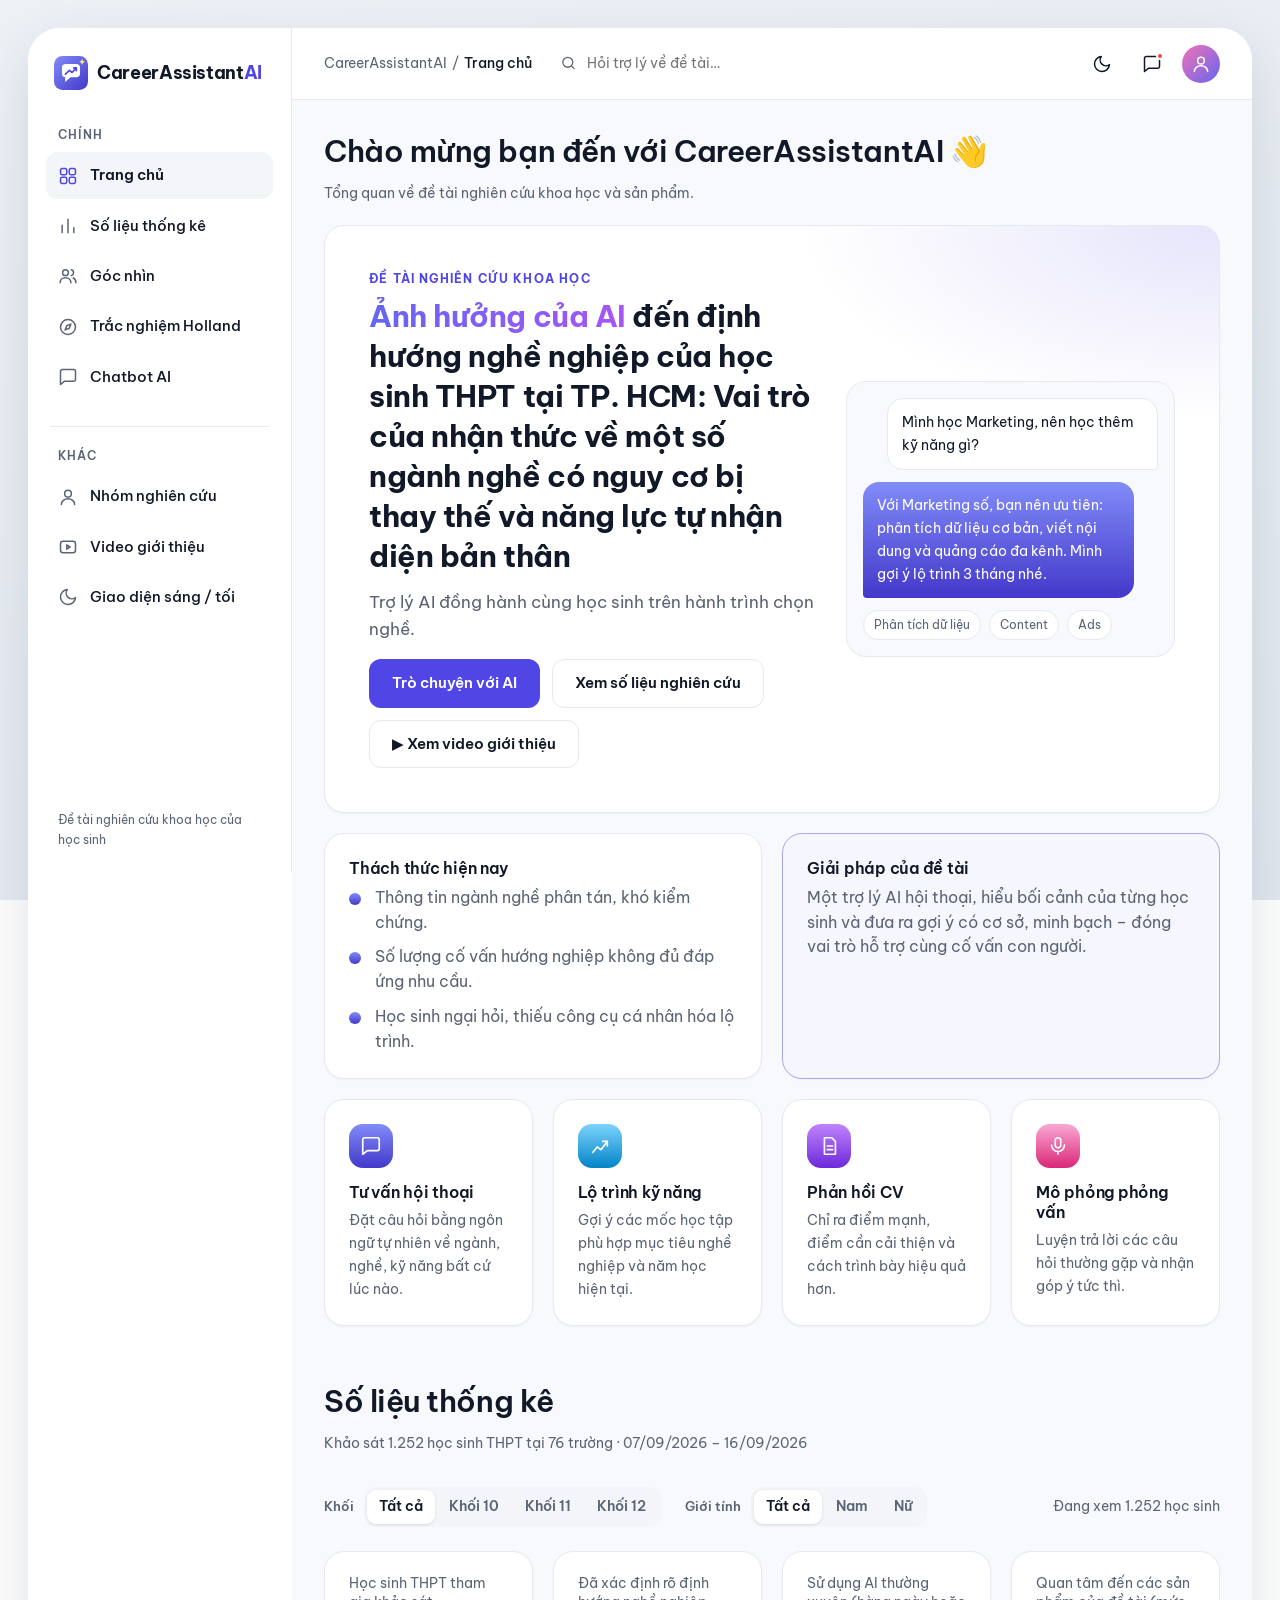
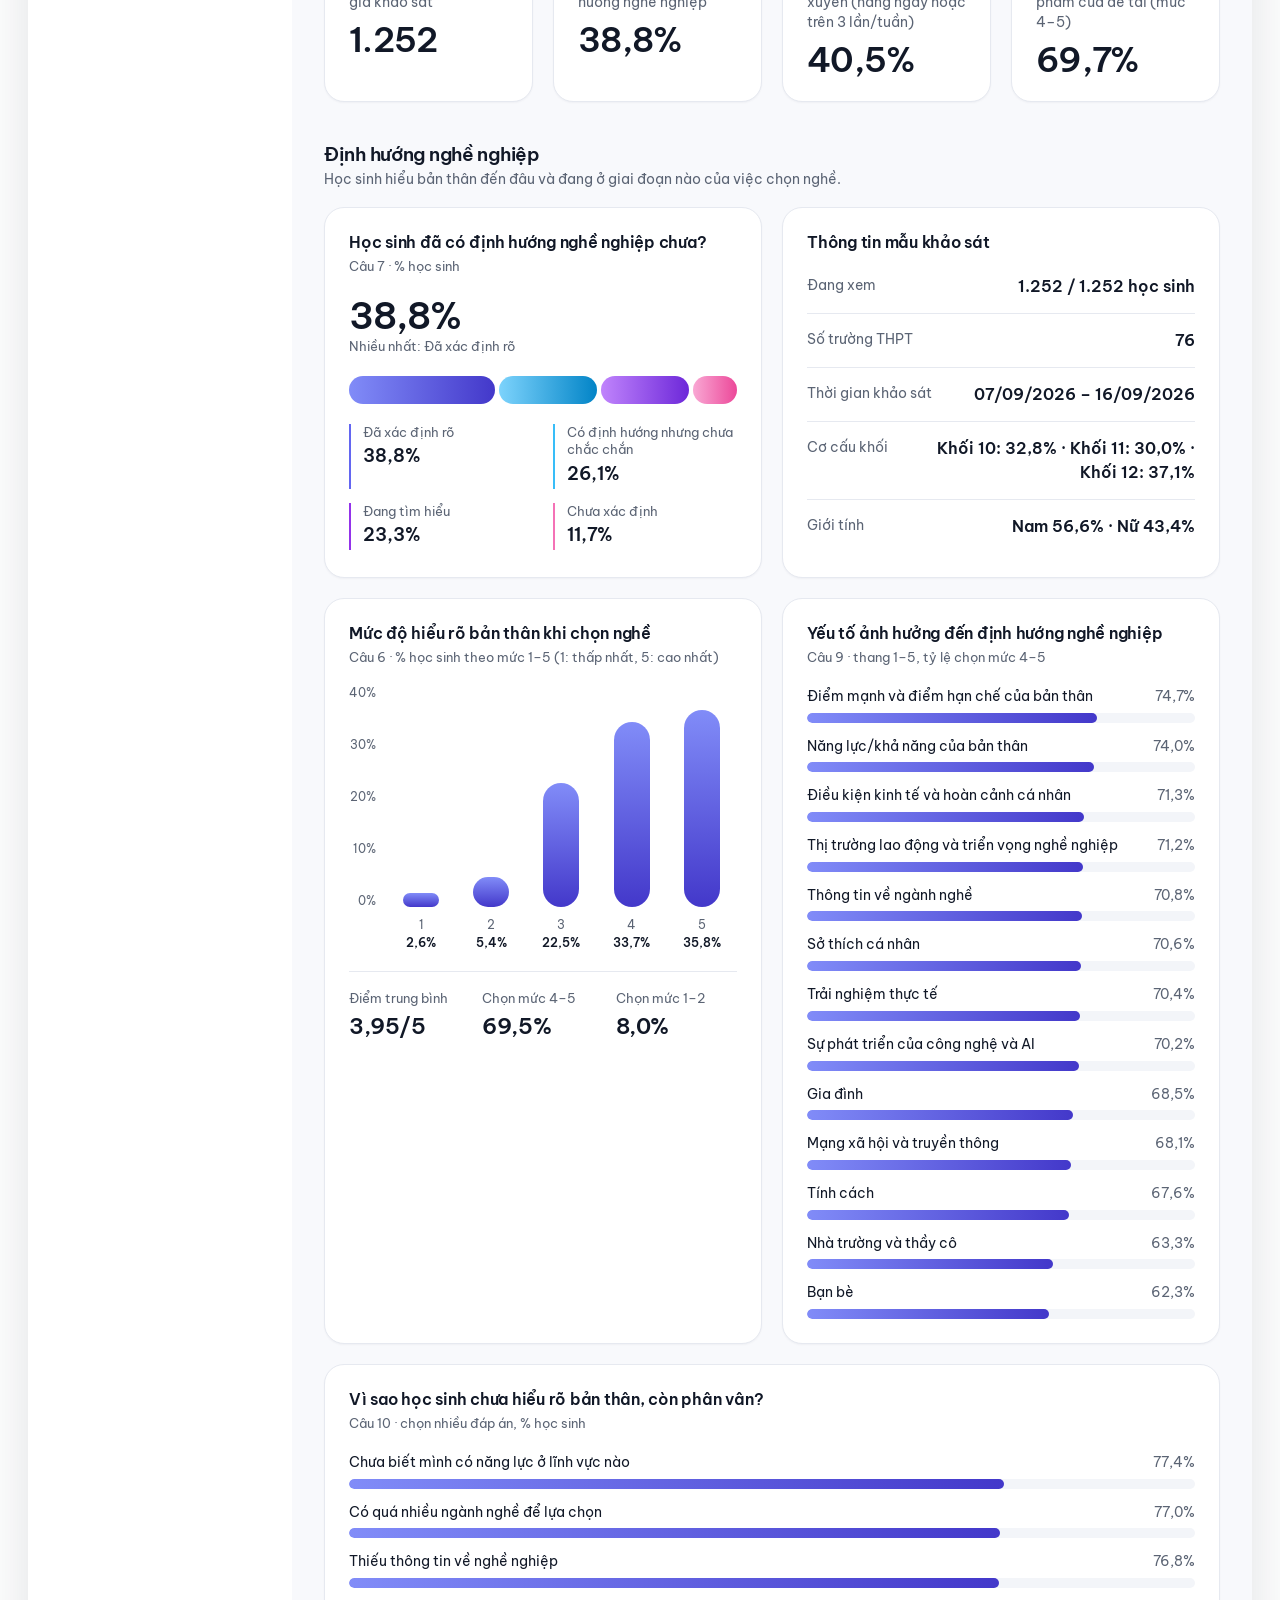
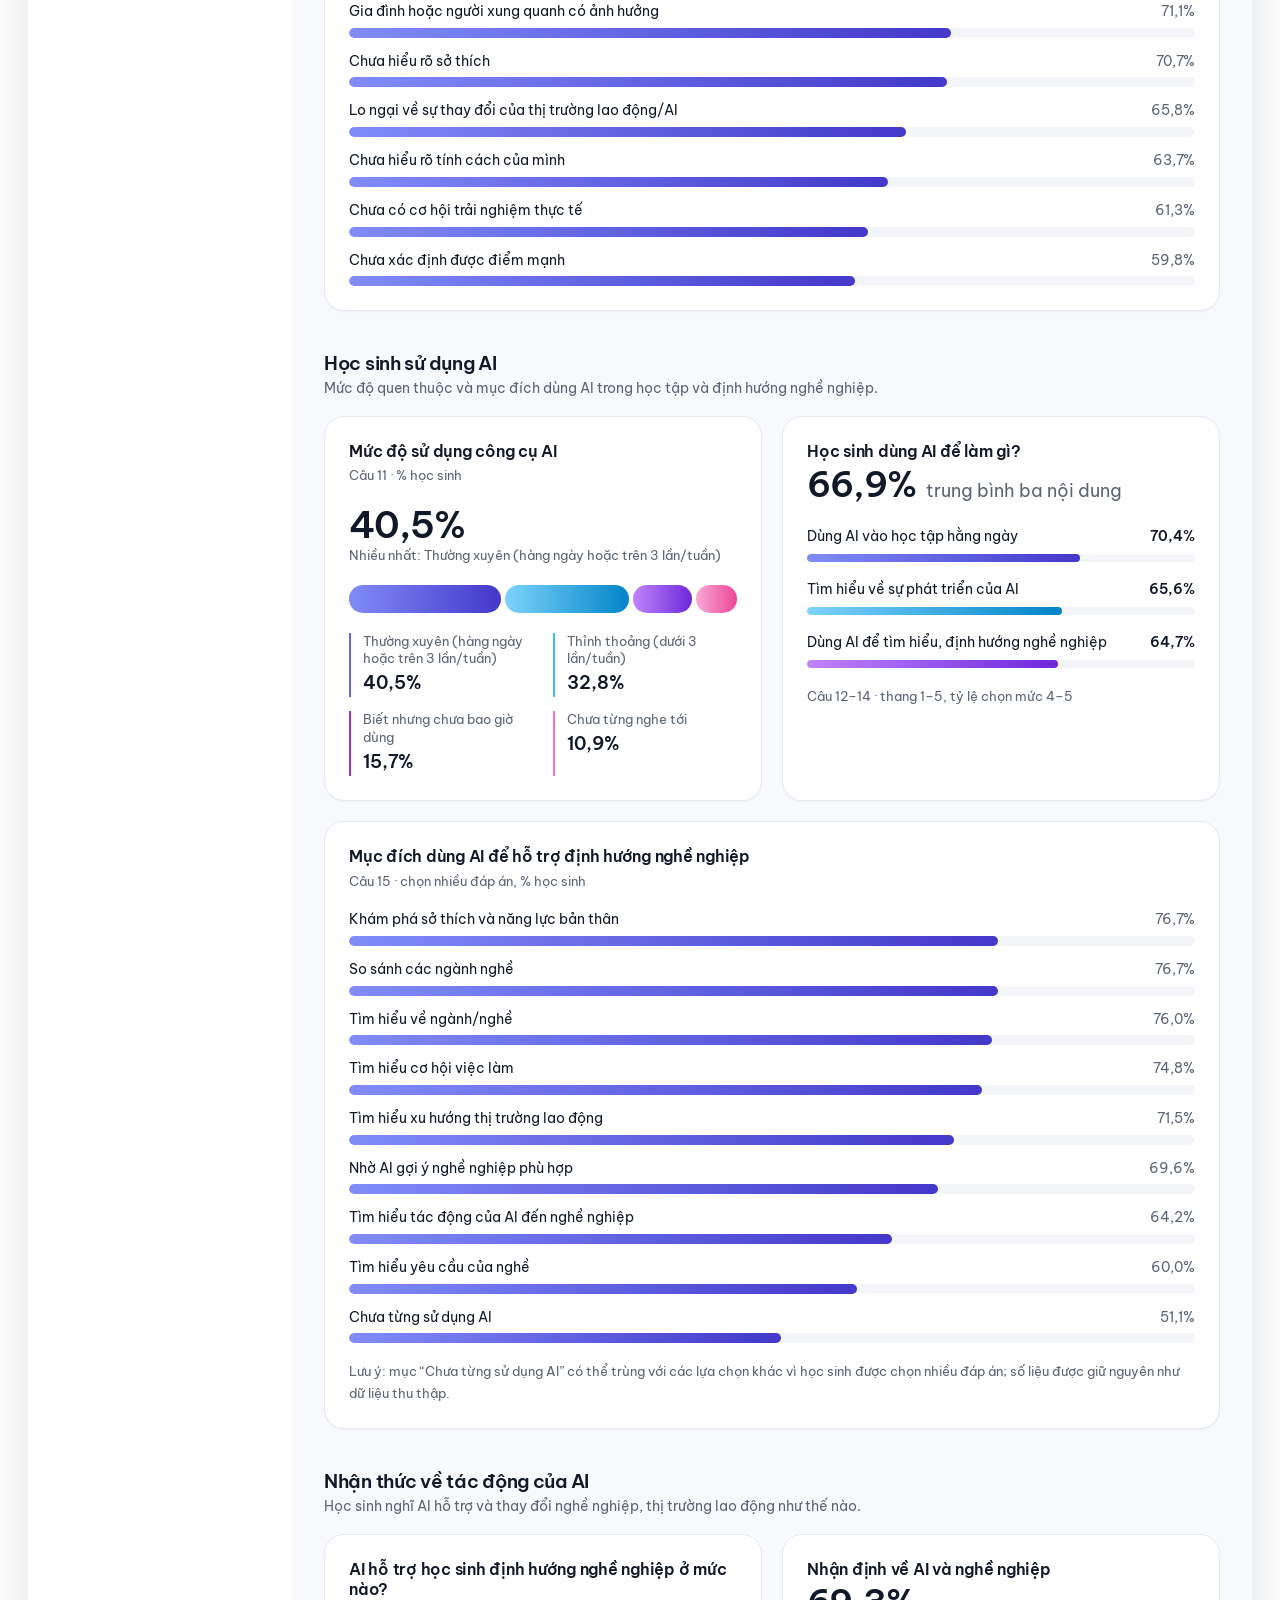
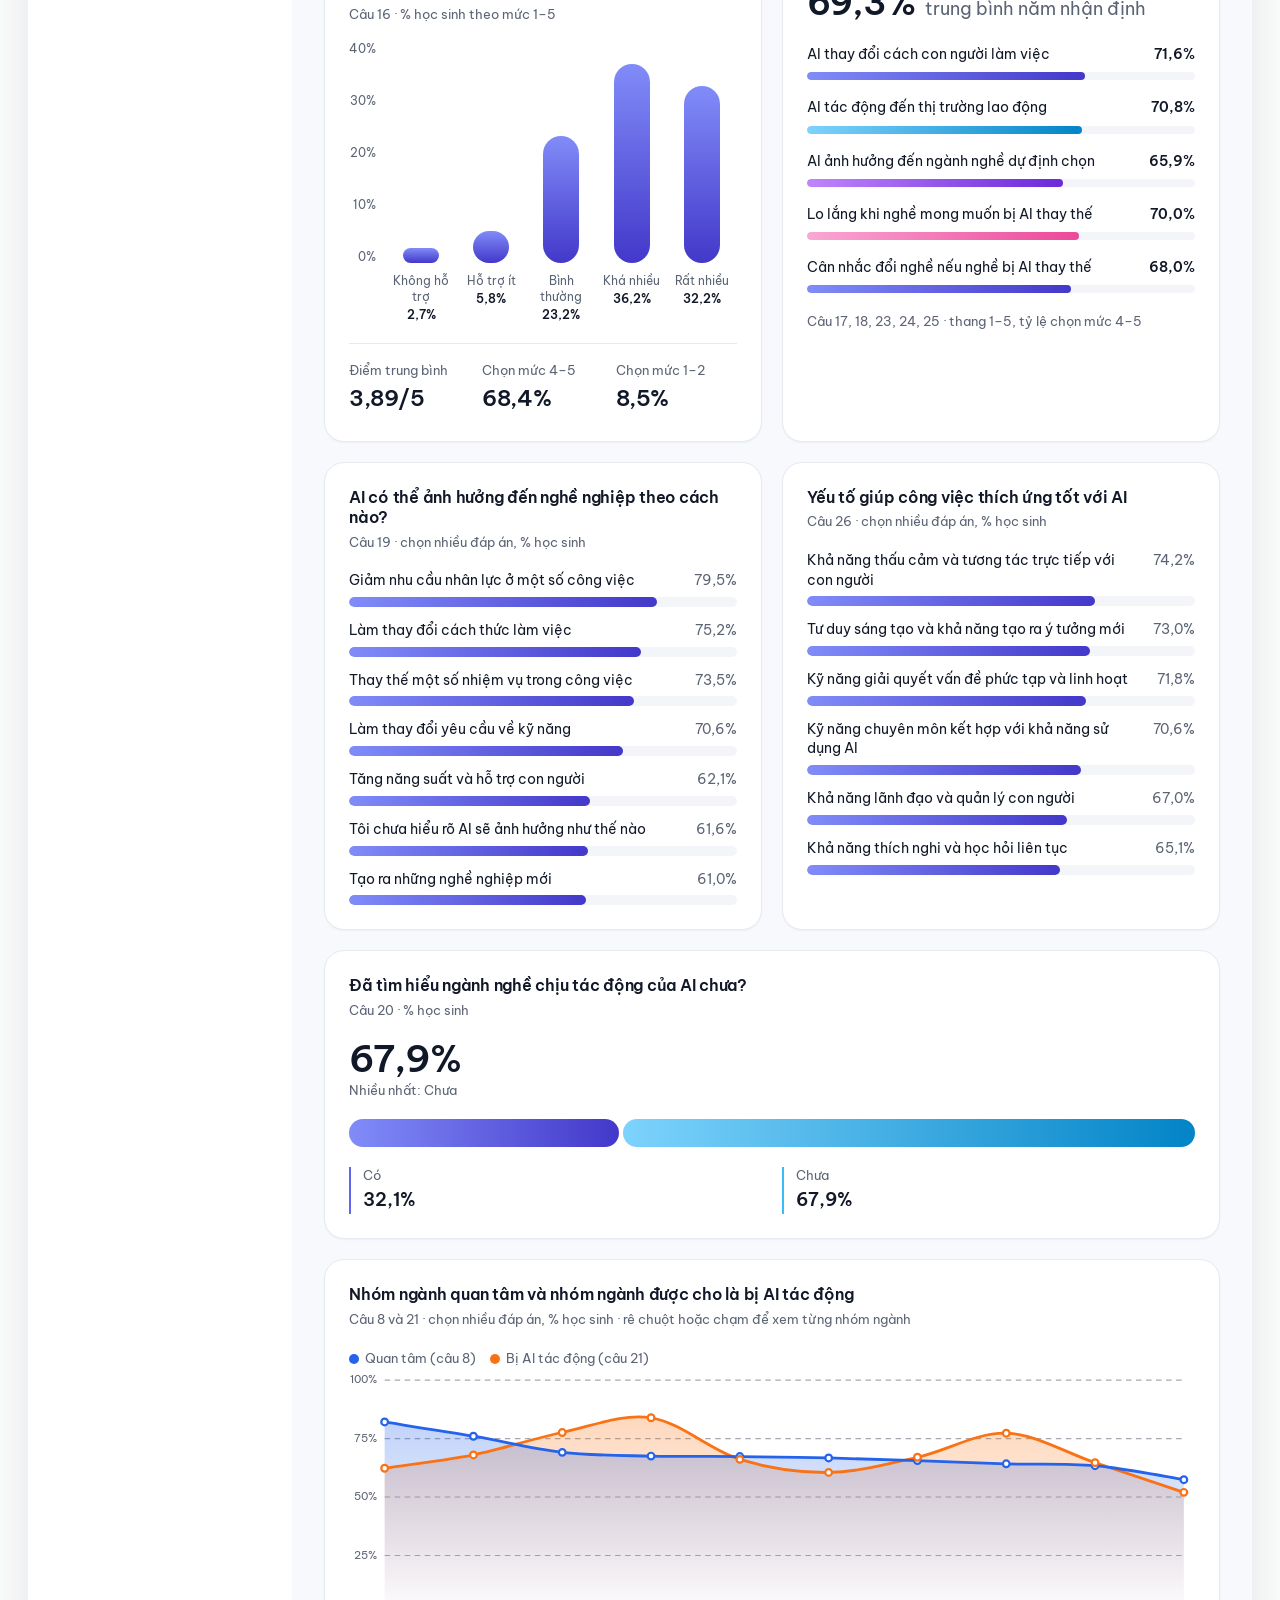
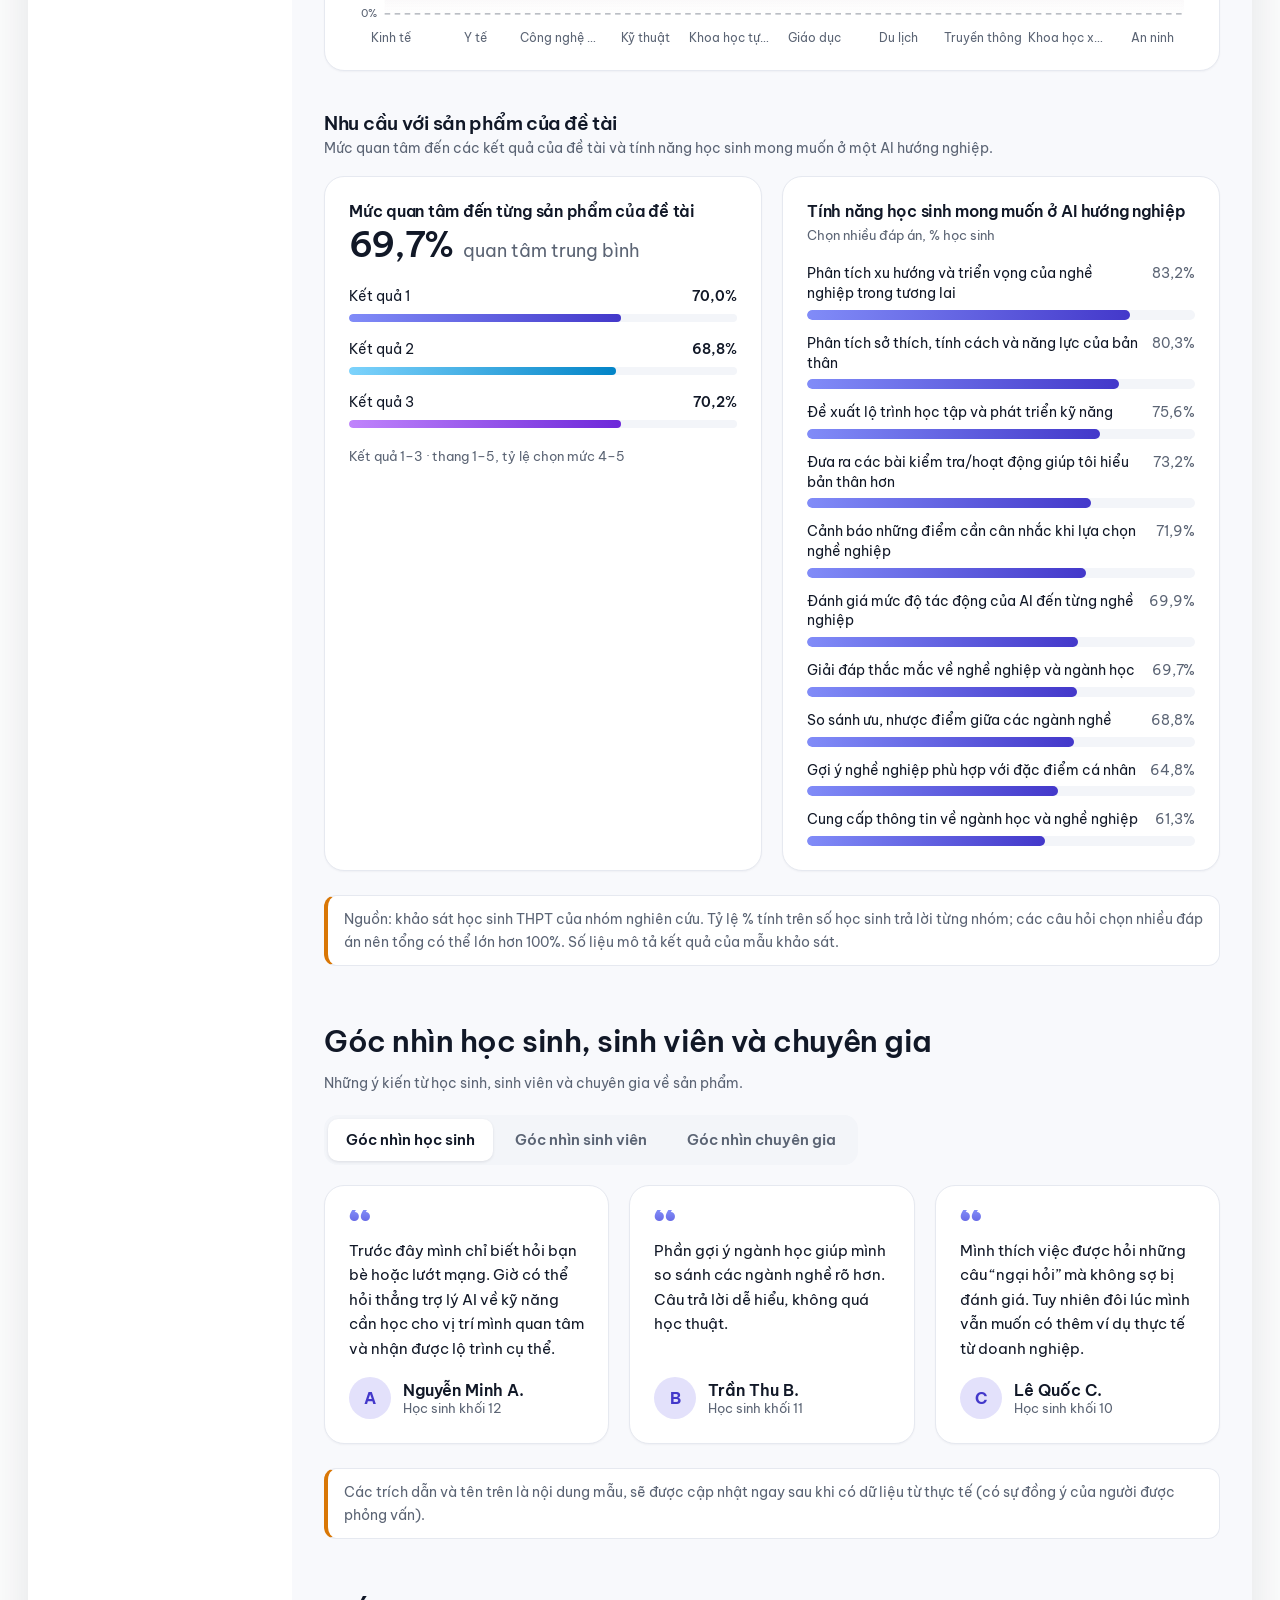
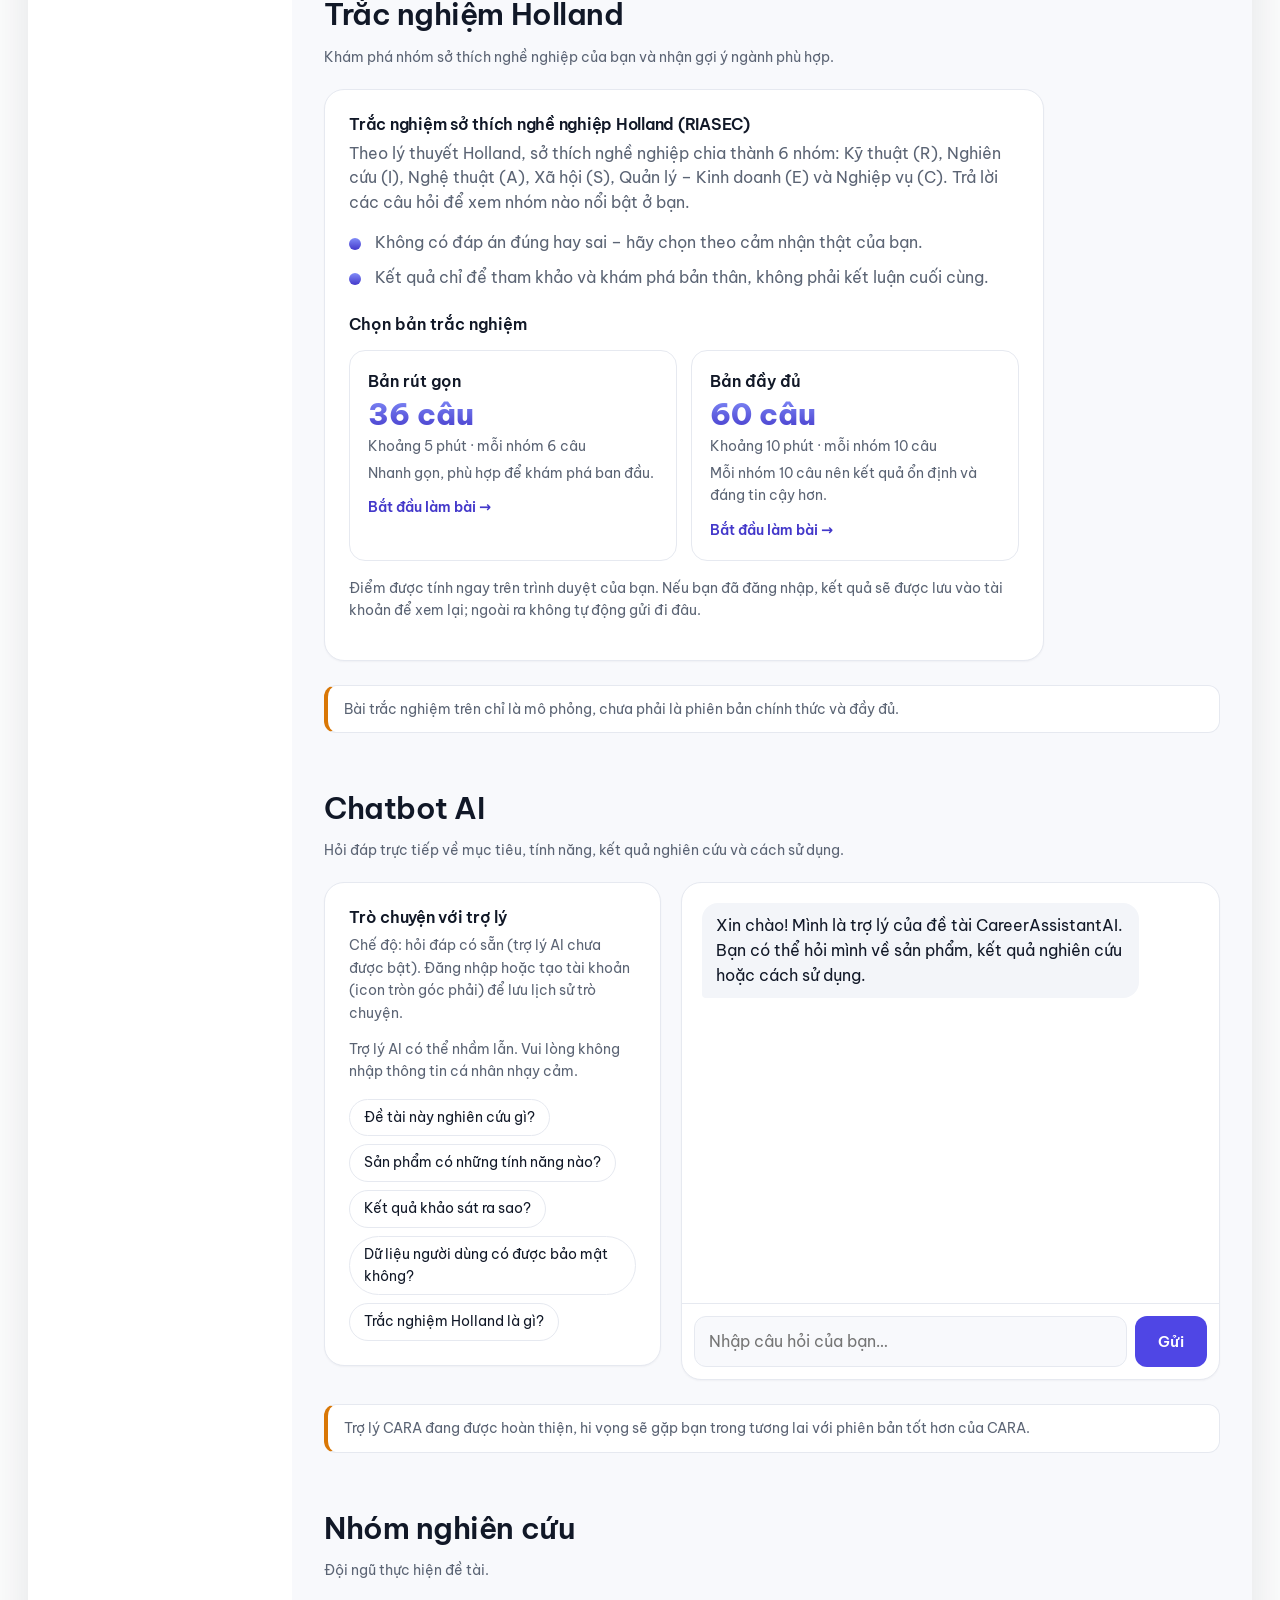
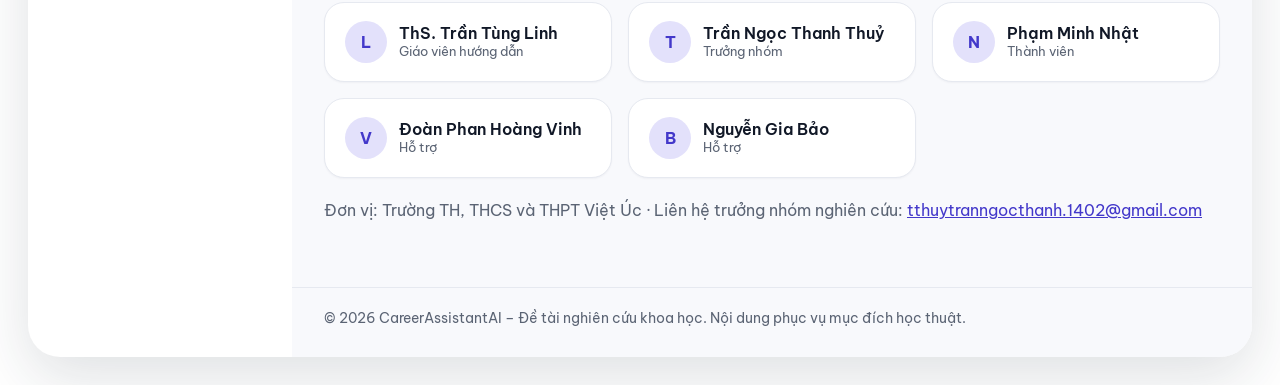
<file: index.html>
<!DOCTYPE html>
<html lang="vi">
<head>
  <meta charset="utf-8">
  <meta name="viewport" content="width=device-width, initial-scale=1">
  <title>CareerAssistantAI – Trợ lý AI hướng nghiệp cho học sinh</title>
  <meta name="description" content="Đề tài nghiên cứu khoa học: trợ lý AI giúp học sinh định hướng nghề nghiệp, xây dựng lộ trình kỹ năng và chuẩn bị hồ sơ ứng tuyển.">
  <meta name="theme-color" content="#4f46e5">
  <meta property="og:title" content="CareerAssistantAI – Trợ lý AI hướng nghiệp cho học sinh">
  <meta property="og:description" content="Sản phẩm của đề tài nghiên cứu khoa học: số liệu khảo sát, góc nhìn học sinh – chuyên gia và chatbot AI.">
  <meta property="og:type" content="website">
  <link rel="icon" href="assets/img/favicon.svg?v=20260924x" type="image/svg+xml">
  <link rel="preconnect" href="https://fonts.googleapis.com">
  <link rel="preconnect" href="https://fonts.gstatic.com" crossorigin>
  <link rel="stylesheet" href="https://fonts.googleapis.com/css2?family=Be+Vietnam+Pro:wght@400;500;600;700;800&display=swap">
  <link rel="stylesheet" href="assets/css/style.css?v=20260924x">
  <script>
    (function () {
      try {
        var t = localStorage.getItem('theme');
        if (t === 'light' || t === 'dark') document.documentElement.setAttribute('data-theme', t);
      } catch (e) {}
    })();
  </script>
</head>
<body>
  <a class="skip-link" href="#main">Bỏ qua điều hướng</a>

  <div class="app">
    <!-- SIDEBAR -->
    <aside class="sidebar" id="nav" aria-label="Thanh bên">
      <a class="brand" href="#trang-chu" aria-label="CareerAssistantAI – về đầu trang">
        <img src="assets/img/favicon.svg?v=20260924x" alt="" width="34" height="34">
        <span>CareerAssistant<b>AI</b></span>
      </a>

      <p class="side-label">Chính</p>
      <nav class="side-nav" aria-label="Điều hướng chính">
        <a class="side-link" href="#trang-chu">
          <svg viewBox="0 0 24 24" aria-hidden="true"><rect x="3" y="3" width="7.5" height="7.5" rx="2"/><rect x="13.5" y="3" width="7.5" height="7.5" rx="2"/><rect x="3" y="13.5" width="7.5" height="7.5" rx="2"/><rect x="13.5" y="13.5" width="7.5" height="7.5" rx="2"/></svg>
          <span>Trang chủ</span>
        </a>
        <a class="side-link" href="#so-lieu">
          <svg viewBox="0 0 24 24" aria-hidden="true"><path d="M5 20V11M12 20V4M19 20v-6"/></svg>
          <span>Số liệu thống kê</span>
        </a>
        <a class="side-link" href="#goc-nhin">
          <svg viewBox="0 0 24 24" aria-hidden="true"><circle cx="9" cy="8" r="3.5"/><path d="M2.5 20c0-3.6 3-6 6.5-6s6.5 2.4 6.5 6"/><path d="M16 4.6a3.5 3.5 0 0 1 0 6.8M18.2 14.4c2 .8 3.3 2.6 3.3 5.6"/></svg>
          <span>Góc nhìn</span>
        </a>
        <a class="side-link" href="#trac-nghiem">
          <svg viewBox="0 0 24 24" aria-hidden="true"><circle cx="12" cy="12" r="9"/><path d="M15.5 8.5l-2 5-5 2 2-5z"/></svg>
          <span>Trắc nghiệm Holland</span>
        </a>
        <a class="side-link" href="#chatbot">
          <svg viewBox="0 0 24 24" aria-hidden="true"><path d="M21 15a2 2 0 0 1-2 2H8l-5 4V5a2 2 0 0 1 2-2h14a2 2 0 0 1 2 2z"/></svg>
          <span>Chatbot AI</span>
        </a>
      </nav>

      <hr class="side-rule">

      <p class="side-label">Khác</p>
      <nav class="side-nav" aria-label="Liên kết khác">
        <a class="side-link" href="#lien-he">
          <svg viewBox="0 0 24 24" aria-hidden="true"><circle cx="12" cy="8" r="4"/><path d="M4 21c0-4 3.6-7 8-7s8 3 8 7"/></svg>
          <span>Nhóm nghiên cứu</span>
        </a>
        <a class="side-link" href="video/">
          <svg viewBox="0 0 24 24" aria-hidden="true"><rect x="3" y="5" width="18" height="14" rx="3"/><path d="M10.5 9.5l4 2.5-4 2.5z"/></svg>
          <span>Video giới thiệu</span>
        </a>
        <button class="side-link js-theme" type="button">
          <svg viewBox="0 0 24 24" aria-hidden="true"><path d="M21 12.8A9 9 0 1 1 11.2 3a7 7 0 0 0 9.8 9.8z"/></svg>
          <span>Giao diện sáng / tối</span>
        </button>
      </nav>

      <p class="side-foot">Đề tài nghiên cứu khoa học của học sinh</p>
    </aside>
    <div class="scrim" id="scrim" hidden></div>

    <div class="content">
      <!-- TOPBAR -->
      <header class="topbar">
        <button id="menuToggle" class="icon-btn menu-btn" type="button" aria-label="Mở menu" aria-expanded="false" aria-controls="nav">
          <svg viewBox="0 0 24 24" aria-hidden="true"><path d="M4 7h16M4 12h16M4 17h16"/></svg>
        </button>
        <p class="crumb"><span>CareerAssistantAI</span> <i aria-hidden="true">/</i> <strong id="crumb">Trang chủ</strong></p>
        <form class="search" id="askForm" role="search" autocomplete="off">
          <svg viewBox="0 0 24 24" aria-hidden="true"><circle cx="11" cy="11" r="7"/><path d="M20 20l-3.5-3.5"/></svg>
          <label for="askInput" class="sr-only">Hỏi trợ lý AI</label>
          <input id="askInput" type="search" maxlength="500" placeholder="Hỏi trợ lý về đề tài…">
        </form>
        <div class="top-actions">
          <button class="icon-btn js-theme" type="button" aria-label="Đổi giao diện sáng/tối">
            <svg viewBox="0 0 24 24" aria-hidden="true"><path d="M21 12.8A9 9 0 1 1 11.2 3a7 7 0 0 0 9.8 9.8z"/></svg>
          </button>
          <a class="icon-btn has-dot" href="#chatbot" aria-label="Đi tới chatbot AI">
            <svg viewBox="0 0 24 24" aria-hidden="true"><path d="M21 15a2 2 0 0 1-2 2H8l-5 4V5a2 2 0 0 1 2-2h14a2 2 0 0 1 2 2z"/></svg>
          </a>
          <div class="account">
            <button id="accountBtn" class="avatar-me" type="button" aria-label="Tài khoản: đăng nhập hoặc tạo tài khoản" aria-haspopup="dialog" aria-expanded="false" aria-controls="accountPanel">
              <svg viewBox="0 0 24 24" aria-hidden="true"><circle cx="12" cy="8" r="4"/><path d="M4 21c0-4 3.6-7 8-7s8 3 8 7"/></svg>
            </button>
            <div id="accountPanel" class="account-panel" role="dialog" aria-label="Tài khoản" hidden></div>
          </div>
        </div>
      </header>

      <main id="main">
        <!-- TRANG CHỦ -->
        <section id="trang-chu" class="page-section" aria-labelledby="hello-title">
          <div class="page-head">
            <h1 id="hello-title">Chào mừng bạn đến với CareerAssistantAI <span aria-hidden="true">👋</span></h1>
            <p class="muted">Tổng quan về đề tài nghiên cứu khoa học và sản phẩm.</p>
          </div>

          <div class="card hero">
            <div class="hero-copy">
              <p class="eyebrow">Đề tài nghiên cứu khoa học</p>
              <h2 class="hero-title"><span class="accent">Ảnh hưởng của AI</span> đến định hướng nghề nghiệp của học sinh THPT tại TP. HCM: Vai trò của nhận thức về một số ngành nghề có nguy cơ bị thay thế và năng lực tự nhận diện bản thân</h2>
              <p class="lead">Trợ lý AI đồng hành cùng học sinh trên hành trình chọn nghề.</p>
              <div class="cta-row">
                <a class="btn btn-primary" href="#chatbot">Trò chuyện với AI</a>
                <a class="btn btn-ghost" href="#so-lieu">Xem số liệu nghiên cứu</a>
                <a class="btn btn-ghost" href="video/">▶ Xem video giới thiệu</a>
              </div>
            </div>
            <div class="hero-visual" aria-hidden="true">
              <div class="mock">
                <div class="mock-msg mock-user">Mình học Marketing, nên học thêm kỹ năng gì?</div>
                <div class="mock-msg mock-bot">Với Marketing số, bạn nên ưu tiên: phân tích dữ liệu cơ bản, viết nội dung và quảng cáo đa kênh. Mình gợi ý lộ trình 3 tháng nhé.</div>
                <div class="mock-chips"><span>Phân tích dữ liệu</span><span>Content</span><span>Ads</span></div>
              </div>
            </div>
          </div>

          <div class="grid grid-2 gap-top">
            <article class="card">
              <h3>Thách thức hiện nay</h3>
              <ul class="checklist">
                <li>Thông tin ngành nghề phân tán, khó kiểm chứng.</li>
                <li>Số lượng cố vấn hướng nghiệp không đủ đáp ứng nhu cầu.</li>
                <li>Học sinh ngại hỏi, thiếu công cụ cá nhân hóa lộ trình.</li>
              </ul>
            </article>
            <article class="card card-accent">
              <h3>Giải pháp của đề tài</h3>
              <p class="muted">Một trợ lý AI hội thoại, hiểu bối cảnh của từng học sinh và đưa ra gợi ý có cơ sở, minh bạch – đóng vai trò hỗ trợ cùng cố vấn con người.</p>
            </article>
          </div>

          <div class="features gap-top" id="features">
            <article class="card feature">
              <span class="feature-icon fi-1" aria-hidden="true"><svg viewBox="0 0 24 24"><path d="M21 15a2 2 0 0 1-2 2H8l-5 4V5a2 2 0 0 1 2-2h14a2 2 0 0 1 2 2z"/></svg></span>
              <h3>Tư vấn hội thoại</h3>
              <p>Đặt câu hỏi bằng ngôn ngữ tự nhiên về ngành, nghề, kỹ năng bất cứ lúc nào.</p>
            </article>
            <article class="card feature">
              <span class="feature-icon fi-2" aria-hidden="true"><svg viewBox="0 0 24 24"><path d="M4 19l5-6 4 3 7-9"/><path d="M15 7h5v5"/></svg></span>
              <h3>Lộ trình kỹ năng</h3>
              <p>Gợi ý các mốc học tập phù hợp mục tiêu nghề nghiệp và năm học hiện tại.</p>
            </article>
            <article class="card feature">
              <span class="feature-icon fi-3" aria-hidden="true"><svg viewBox="0 0 24 24"><path d="M7 3h8l4 4v14H7z"/><path d="M10 12h6M10 16h6"/></svg></span>
              <h3>Phản hồi CV</h3>
              <p>Chỉ ra điểm mạnh, điểm cần cải thiện và cách trình bày hiệu quả hơn.</p>
            </article>
            <article class="card feature">
              <span class="feature-icon fi-4" aria-hidden="true"><svg viewBox="0 0 24 24"><rect x="9" y="3" width="6" height="11" rx="3"/><path d="M5 11a7 7 0 0 0 14 0M12 18v3"/></svg></span>
              <h3>Mô phỏng phỏng vấn</h3>
              <p>Luyện trả lời các câu hỏi thường gặp và nhận góp ý tức thì.</p>
            </article>
          </div>
        </section>

        <!-- SỐ LIỆU -->
        <section id="so-lieu" class="page-section" aria-labelledby="solieu-title">
          <div class="page-head">
            <h2 id="solieu-title" class="page-title">Số liệu thống kê</h2>
            <p class="muted" id="sampleNote">Kết quả khảo sát</p>
          </div>

          <div class="filters" role="group" aria-label="Bộ lọc số liệu">
            <div class="filter-group" role="group" aria-label="Lọc theo khối">
              <span class="filter-label">Khối</span>
              <div class="filter-btns">
                <button class="filter-btn is-active" type="button" data-filter="grade" data-value="all" aria-pressed="true">Tất cả</button>
                <button class="filter-btn" type="button" data-filter="grade" data-value="10" aria-pressed="false">Khối 10</button>
                <button class="filter-btn" type="button" data-filter="grade" data-value="11" aria-pressed="false">Khối 11</button>
                <button class="filter-btn" type="button" data-filter="grade" data-value="12" aria-pressed="false">Khối 12</button>
              </div>
            </div>
            <div class="filter-group" role="group" aria-label="Lọc theo giới tính">
              <span class="filter-label">Giới tính</span>
              <div class="filter-btns">
                <button class="filter-btn is-active" type="button" data-filter="gender" data-value="all" aria-pressed="true">Tất cả</button>
                <button class="filter-btn" type="button" data-filter="gender" data-value="nam" aria-pressed="false">Nam</button>
                <button class="filter-btn" type="button" data-filter="gender" data-value="nu" aria-pressed="false">Nữ</button>
              </div>
            </div>
            <p class="filter-n" id="filterN" aria-live="polite"></p>
          </div>

          <div id="kpis" class="kpis"></div>
          <div id="surveySections"></div>
          <p class="notice" role="note">Nguồn: khảo sát học sinh THPT của nhóm nghiên cứu. Tỷ lệ % tính trên số học sinh trả lời từng nhóm; các câu hỏi chọn nhiều đáp án nên tổng có thể lớn hơn 100%. Số liệu mô tả kết quả của mẫu khảo sát.</p>
        </section>

        <!-- GÓC NHÌN -->
        <section id="goc-nhin" class="page-section" aria-labelledby="gocnhin-title">
          <div class="page-head">
            <h2 id="gocnhin-title" class="page-title">Góc nhìn học sinh, sinh viên và chuyên gia</h2>
            <p class="muted">Những ý kiến từ học sinh, sinh viên và chuyên gia về sản phẩm.</p>
          </div>
          <div class="tabs" role="tablist" aria-label="Chọn nhóm góc nhìn">
            <button role="tab" id="tab-students" aria-controls="panel-students" aria-selected="true" class="tab is-active" type="button">Góc nhìn học sinh</button>
            <button role="tab" id="tab-university" aria-controls="panel-university" aria-selected="false" class="tab" type="button" tabindex="-1">Góc nhìn sinh viên</button>
            <button role="tab" id="tab-experts" aria-controls="panel-experts" aria-selected="false" class="tab" type="button" tabindex="-1">Góc nhìn chuyên gia</button>
          </div>
          <div id="panel-students" role="tabpanel" aria-labelledby="tab-students" class="quotes"></div>
          <div id="panel-university" role="tabpanel" aria-labelledby="tab-university" class="quotes" hidden></div>
          <div id="panel-experts" role="tabpanel" aria-labelledby="tab-experts" class="quotes" hidden></div>
          <p class="notice" role="note">Các trích dẫn và tên trên là nội dung mẫu, sẽ được cập nhật ngay sau khi có dữ liệu từ thực tế (có sự đồng ý của người được phỏng vấn).</p>
        </section>

        <!-- TRẮC NGHIỆM HOLLAND -->
        <section id="trac-nghiem" class="page-section" aria-labelledby="holland-title">
          <div class="page-head">
            <h2 id="holland-title" class="page-title">Trắc nghiệm Holland</h2>
            <p class="muted">Khám phá nhóm sở thích nghề nghiệp của bạn và nhận gợi ý ngành phù hợp.</p>
          </div>
          <div id="hollandApp"></div>
          <p class="notice" role="note">Bài trắc nghiệm trên chỉ là mô phỏng, chưa phải là phiên bản chính thức và đầy đủ.</p>
        </section>

        <!-- CHATBOT -->
        <section id="chatbot" class="page-section" aria-labelledby="chatbot-title">
          <div class="page-head">
            <h2 id="chatbot-title" class="page-title">Chatbot AI</h2>
            <p class="muted">Hỏi đáp trực tiếp về mục tiêu, tính năng, kết quả nghiên cứu và cách sử dụng.</p>
          </div>
          <div class="chat-layout">
            <div class="card chat-intro">
              <h3>Trò chuyện với trợ lý</h3>
              <p class="muted small" id="chatMode">Đang kiểm tra chế độ trả lời…</p>
              <p class="muted small">Trợ lý AI có thể nhầm lẫn. Vui lòng không nhập thông tin cá nhân nhạy cảm.</p>
              <div id="chatSuggestions" class="chat-suggestions"></div>
            </div>
            <div class="card chat" aria-label="Khung trò chuyện">
              <div id="chatLog" class="chat-log" role="log" aria-live="polite"></div>
              <form id="chatForm" class="chat-form" autocomplete="off">
                <label for="chatInput" class="sr-only">Nhập câu hỏi</label>
                <input id="chatInput" type="text" maxlength="500" placeholder="Nhập câu hỏi của bạn…" required>
                <button class="btn btn-primary" type="submit">Gửi</button>
              </form>
            </div>
          </div>
          <p class="notice" role="note">Trợ lý CARA đang được hoàn thiện, hi vọng sẽ gặp bạn trong tương lai với phiên bản tốt hơn của CARA.</p>
        </section>

        <!-- NHÓM NGHIÊN CỨU -->
        <section id="lien-he" class="page-section" aria-labelledby="team-title">
          <div class="page-head">
            <h2 id="team-title" class="page-title">Nhóm nghiên cứu</h2>
            <p class="muted">Đội ngũ thực hiện đề tài.</p>
          </div>
          <div id="team" class="team"></div>
        </section>
      </main>

      <footer class="site-footer">
        <p>© <span id="year"></span> CareerAssistantAI – Đề tài nghiên cứu khoa học. Nội dung phục vụ mục đích học thuật.</p>
      </footer>
    </div>
  </div>

  <a id="chatFab" class="fab" href="#chatbot" aria-label="Mở chatbot AI">
    <svg viewBox="0 0 24 24" aria-hidden="true"><path d="M21 15a2 2 0 0 1-2 2H8l-5 4V5a2 2 0 0 1 2-2h14a2 2 0 0 1 2 2z"/></svg>
  </a>

  <script src="assets/js/charts.js?v=20260924x" defer></script>
  <script src="assets/js/survey.js?v=20260924x" defer></script>
  <script src="assets/js/holland.js?v=20260924x" defer></script>
  <script src="assets/js/chatbot.js?v=20260924x" defer></script>
  <script src="assets/js/auth.js?v=20260924x" defer></script>
  <script src="assets/js/main.js?v=20260924x" defer></script>
</body>
</html>
</file>
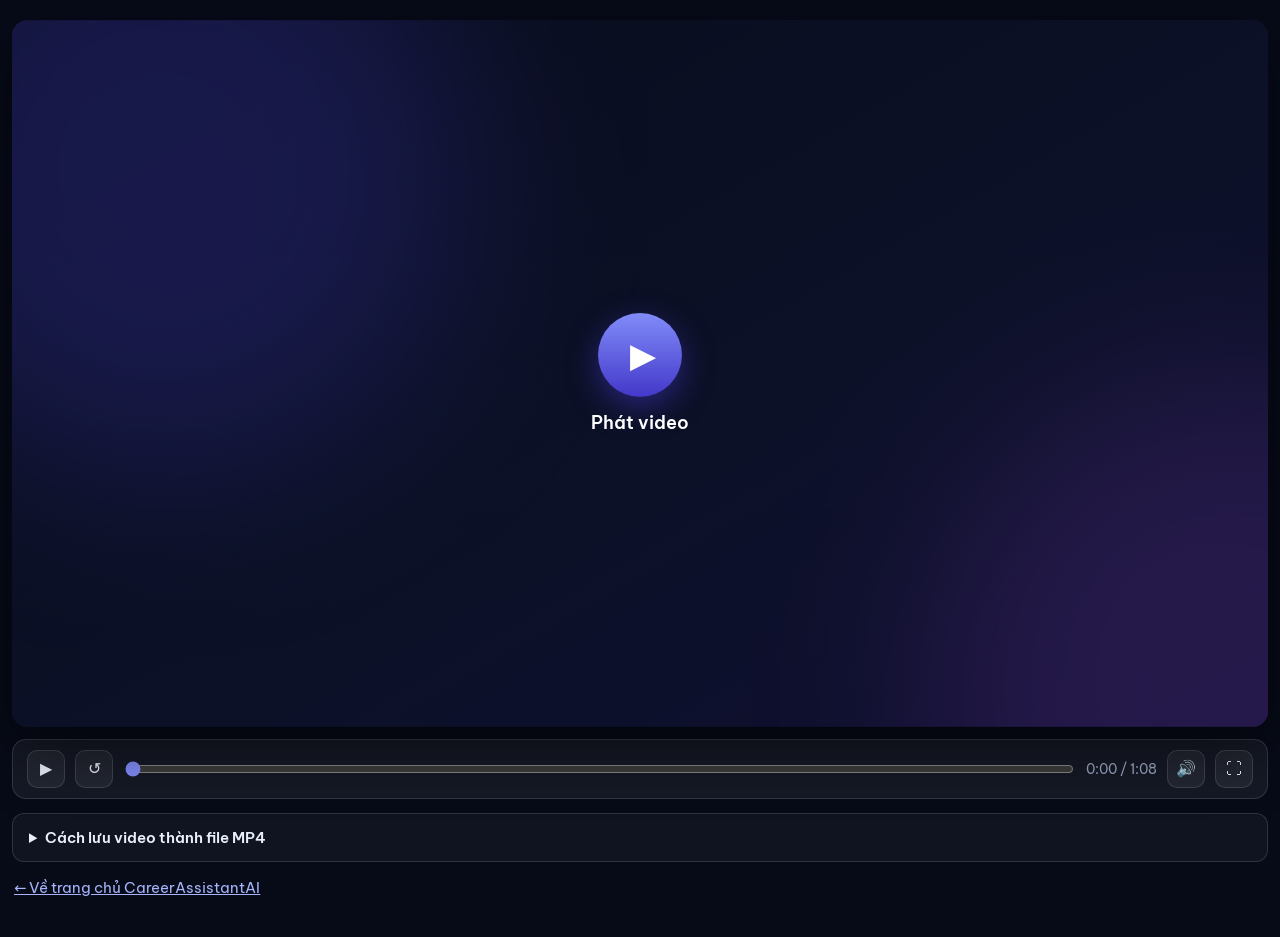
<file: video/index.html>
<!DOCTYPE html>
<html lang="vi">
<head>
  <meta charset="utf-8">
  <meta name="viewport" content="width=device-width, initial-scale=1">
  <title>Video giới thiệu – CareerAssistantAI</title>
  <meta name="description" content="Video giới thiệu website của đề tài nghiên cứu khoa học CareerAssistantAI: số liệu khảo sát, trắc nghiệm Holland và chatbot AI.">
  <link rel="icon" href="../assets/img/favicon.svg?v=20260920c" type="image/svg+xml">
  <link rel="preconnect" href="https://fonts.googleapis.com">
  <link rel="preconnect" href="https://fonts.gstatic.com" crossorigin>
  <link rel="stylesheet" href="https://fonts.googleapis.com/css2?family=Be+Vietnam+Pro:wght@400;500;600;700;800&display=swap">
  <link rel="stylesheet" href="video.css?v=4">
  <script src="video.js?v=8" defer></script>
</head>
<body>
  <main class="wrap">
    <h1 class="sr-only">Video giới thiệu CareerAssistantAI</h1>

    <div class="frame" id="frame">
      <div class="stage" id="stage" aria-label="Video giới thiệu CareerAssistantAI"></div>
      <button class="start" id="startBtn" type="button">
        <span class="start-icon" aria-hidden="true">▶</span>
        <span id="startLabel">Phát video</span>
      </button>
    </div>

    <div class="controls" id="controls">
      <button class="cbtn" id="playBtn" type="button" aria-label="Phát / tạm dừng">▶</button>
      <button class="cbtn" id="restartBtn" type="button" aria-label="Phát lại từ đầu">↺</button>
      <input class="seek" id="seek" type="range" min="0" max="1000" value="0" aria-label="Tua video">
      <span class="time" id="time" aria-live="off">0:00 / 0:00</span>
      <button class="cbtn" id="muteBtn" type="button" aria-label="Bật / tắt tiếng">🔊</button>
      <button class="cbtn" id="fsBtn" type="button" aria-label="Toàn màn hình">⛶</button>
    </div>

    <details class="help">
      <summary>Cách lưu video thành file MP4</summary>
      <ol>
        <li>Bấm <b>⛶ Toàn màn hình</b>, rồi nhấn <kbd>Cmd</kbd> + <kbd>Shift</kbd> + <kbd>5</kbd> và chọn <b>Quay toàn bộ màn hình</b>.</li>
        <li>Bấm <b>Phát video</b> và chờ đến hết. File quay sẽ là video <b>không tiếng</b> (macOS không thu âm thanh hệ thống).</li>
        <li>Mở file quay cùng <a href="music.m4a" download>file nhạc nền music.m4a</a> trong iMovie hoặc CapCut, đặt nhạc bắt đầu cùng lúc với hình, rồi xuất MP4. Nhạc nền là bản nhạc gốc do nhóm tạo, không dính bản quyền.</li>
      </ol>
    </details>

    <p class="back"><a href="../">← Về trang chủ CareerAssistantAI</a></p>
  </main>

  <audio id="audio" preload="auto"></audio>
</body>
</html>
</file>
<file: assets/css/style.css>
/* ===== Design tokens (phong cách dashboard: nền xám xanh, khung trắng bo tròn, gradient chàm) ===== */
:root {
  --page: #e2e8f0;
  --page-2: #eef2f7;
  --frame: #ffffff;
  --bg: #f8f9fc;
  --surface: #ffffff;
  --surface-2: #f3f5f9;
  --text: #111827;
  --muted: #5b6474;
  --border: #e6e9f0;
  --primary: #4f46e5;
  --primary-strong: #4338ca;
  --on-primary: #ffffff;
  --accent: #0284c7;
  --warn: #d97706;
  --danger-dot: #ef4444;

  --g-indigo: linear-gradient(180deg, #818cf8 0%, #4338ca 100%);
  --g-indigo-h: linear-gradient(90deg, #818cf8 0%, #4338ca 100%);
  --g-sky-h: linear-gradient(90deg, #7dd3fc 0%, #0284c7 100%);
  --g-purple-h: linear-gradient(90deg, #c084fc 0%, #6d28d9 100%);
  --g-pink-h: linear-gradient(90deg, #f9a8d4 0%, #ec4899 100%);
  --g-orange-h: linear-gradient(90deg, #fdba74 0%, #f97316 100%);
  --ghost: linear-gradient(180deg, #f6f7fb 0%, #e9ecf4 100%);
  --ghost-border: #e1e5ee;
  --seg-1: #6366f1; --seg-2: #38bdf8; --seg-3: #9333ea; --seg-4: #f472b6;

  --shadow: 0 1px 2px rgba(17, 24, 39, .04);
  --shadow-frame: 0 20px 60px rgba(30, 41, 59, .14);
  --radius: 20px;
  --font: "Be Vietnam Pro", system-ui, -apple-system, "Segoe UI", Roboto, sans-serif;
}

@media (prefers-color-scheme: dark) {
  :root:not([data-theme="light"]) {
    --page: #0a0e17;
    --page-2: #0d1220;
    --frame: #111726;
    --bg: #0e1422;
    --surface: #151c2e;
    --surface-2: #1b243a;
    --text: #e9eefb;
    --muted: #9aa6c0;
    --border: #232d45;
    --primary: #818cf8;
    --primary-strong: #a5b4fc;
    --on-primary: #0b1020;
    --accent: #38bdf8;
    --warn: #fbbf24;
    --ghost: linear-gradient(180deg, #1d2740 0%, #172038 100%);
    --ghost-border: #26314d;
    --shadow: none;
    --shadow-frame: 0 20px 60px rgba(0, 0, 0, .5);
  }
}

:root[data-theme="dark"] {
  --page: #0a0e17;
  --page-2: #0d1220;
  --frame: #111726;
  --bg: #0e1422;
  --surface: #151c2e;
  --surface-2: #1b243a;
  --text: #e9eefb;
  --muted: #9aa6c0;
  --border: #232d45;
  --primary: #818cf8;
  --primary-strong: #a5b4fc;
  --on-primary: #0b1020;
  --accent: #38bdf8;
  --warn: #fbbf24;
  --ghost: linear-gradient(180deg, #1d2740 0%, #172038 100%);
  --ghost-border: #26314d;
  --shadow: none;
  --shadow-frame: 0 20px 60px rgba(0, 0, 0, .5);
}

/* ===== Base ===== */
*, *::before, *::after { box-sizing: border-box; }
html { scroll-behavior: smooth; scroll-padding-top: 84px; }
body {
  margin: 0;
  padding: 28px;
  font-family: var(--font);
  font-size: 15.5px;
  line-height: 1.6;
  color: var(--text);
  background: linear-gradient(160deg, var(--page-2), var(--page));
  background-attachment: fixed;
  -webkit-font-smoothing: antialiased;
}
svg { fill: none; stroke: currentColor; stroke-width: 1.8; stroke-linecap: round; stroke-linejoin: round; }
img { max-width: 100%; }
h1, h2, h3 { line-height: 1.25; margin: 0 0 .4em; letter-spacing: -.015em; }
h1 { font-size: clamp(1.4rem, 2.6vw, 1.9rem); font-weight: 600; }
h2 { font-size: clamp(1.5rem, 3vw, 2.15rem); font-weight: 700; }
h2.page-title { font-size: clamp(1.4rem, 2.6vw, 1.9rem); font-weight: 600; }
h3 { font-size: 1.02rem; font-weight: 600; }
p { margin: 0 0 1em; }
a { color: var(--primary-strong); }
:focus-visible { outline: 3px solid var(--accent); outline-offset: 2px; border-radius: 8px; }

.sr-only { position: absolute; width: 1px; height: 1px; overflow: hidden; clip: rect(0 0 0 0); white-space: nowrap; }
.skip-link { position: absolute; left: -999px; top: 8px; background: var(--primary); color: var(--on-primary); padding: 8px 14px; border-radius: 10px; z-index: 100; }
.skip-link:focus { left: 8px; }
.muted { color: var(--muted); }
.small { font-size: .875rem; }
.gap-top { margin-top: 20px; }

/* ===== App frame ===== */
.app {
  display: grid;
  grid-template-columns: 264px minmax(0, 1fr);
  max-width: 1440px;
  margin: 0 auto;
  background: var(--frame);
  border-radius: 32px;
  box-shadow: var(--shadow-frame);
  overflow: clip;
}

/* ===== Sidebar ===== */
.sidebar {
  position: sticky; top: 28px;
  align-self: start;
  height: calc(100vh - 56px);
  display: flex; flex-direction: column;
  padding: 28px 18px 22px;
  background: var(--frame);
  border-right: 1px solid var(--border);
  overflow-y: auto;
}
.brand { display: flex; align-items: center; gap: 9px; padding: 0 8px; margin-bottom: 36px; font-size: 1.1rem; font-weight: 700; letter-spacing: -.02em; white-space: nowrap; color: var(--text); text-decoration: none; }
.brand b { color: var(--primary); }
.side-label { margin: 0 0 8px; padding: 0 12px; font-size: .72rem; font-weight: 600; letter-spacing: .08em; text-transform: uppercase; color: var(--muted); }
.side-nav { display: grid; gap: 4px; margin-bottom: 8px; }
.side-link {
  display: flex; align-items: center; gap: 12px;
  width: 100%; padding: 11px 12px;
  border: 0; border-radius: 12px; background: transparent;
  font: inherit; font-size: .95rem; font-weight: 500; text-align: left;
  color: var(--text); text-decoration: none; cursor: pointer;
}
.side-link svg { width: 20px; height: 20px; flex: none; color: var(--muted); }
.side-link:hover { background: var(--surface-2); }
.side-link.is-active { background: var(--surface-2); font-weight: 600; }
.side-link.is-active svg { color: var(--primary); }
.side-rule { border: 0; border-top: 1px solid var(--border); margin: 18px 4px 20px; }
.side-foot { margin: auto 0 0; padding: 0 12px; font-size: .78rem; color: var(--muted); }

.scrim { position: fixed; inset: 0; background: rgba(15, 23, 42, .45); z-index: 60; }
.scrim[hidden] { display: none; }

/* ===== Content / topbar ===== */
.content { min-width: 0; background: var(--bg); }
.topbar {
  position: sticky; top: 0; z-index: 30;
  display: flex; align-items: center; gap: 16px;
  min-height: 72px; padding: 0 32px;
  background: color-mix(in srgb, var(--frame) 92%, transparent);
  backdrop-filter: blur(10px);
  border-bottom: 1px solid var(--border);
}
.crumb { margin: 0; font-size: .88rem; color: var(--muted); white-space: nowrap; }
.crumb strong { color: var(--text); font-weight: 500; }
.crumb i { font-style: normal; margin: 0 2px; }
.search { position: relative; flex: 1; max-width: 300px; min-width: 0; }
.search svg { position: absolute; left: 12px; top: 50%; width: 17px; height: 17px; transform: translateY(-50%); color: var(--muted); pointer-events: none; }
.search input {
  width: 100%; padding: 9px 12px 9px 38px;
  border: 1px solid transparent; border-radius: 12px;
  background: transparent; color: var(--text); font: inherit; font-size: .9rem;
}
.search input:hover, .search input:focus { background: var(--surface); border-color: var(--border); outline: none; }
.search input:focus-visible { outline: 2px solid var(--accent); }
.top-actions { display: flex; align-items: center; gap: 10px; margin-left: auto; }
.icon-btn {
  position: relative; width: 40px; height: 40px; display: grid; place-items: center;
  border: 0; background: transparent; color: var(--text);
  border-radius: 12px; cursor: pointer; text-decoration: none;
}
.icon-btn svg { width: 20px; height: 20px; }
.icon-btn:hover { background: var(--surface-2); }
.has-dot::after { content: ""; position: absolute; top: 8px; right: 8px; width: 8px; height: 8px; border-radius: 50%; background: var(--danger-dot); border: 2px solid var(--frame); }
.account { position: relative; }
.avatar-me { width: 38px; height: 38px; padding: 0; border: 0; border-radius: 50%; display: grid; place-items: center; overflow: hidden; font: inherit; font-size: .78rem; font-weight: 700; color: #fff; background: linear-gradient(135deg, #f472b6, #6366f1); cursor: pointer; transition: box-shadow .15s ease, transform .15s ease; }
.avatar-me:hover { box-shadow: 0 0 0 3px color-mix(in srgb, var(--primary) 25%, transparent); }
.avatar-me:active { transform: scale(.96); }
.avatar-me svg { width: 20px; height: 20px; }
.avatar-img { width: 100%; height: 100%; }
.avatar-initials { display: grid; place-items: center; width: 100%; height: 100%; }
.account-panel { position: absolute; right: 0; top: calc(100% + 12px); z-index: 50; max-height: calc(100vh - 190px); overflow-y: auto; width: min(320px, calc(100vw - 32px)); padding: 18px; border: 1px solid var(--border); border-radius: 18px; background: var(--surface); box-shadow: 0 18px 44px rgba(17, 24, 39, .18); outline: none; }
.account-panel[hidden] { display: none; }
.account-panel h3 { margin-bottom: .3em; }
.account-panel p { margin: 0 0 .8em; }
.account-user { display: flex; align-items: center; gap: 12px; margin-bottom: 12px; }
.account-avatar { width: 44px; height: 44px; flex: none; border-radius: 50%; object-fit: cover; display: grid; place-items: center; font-weight: 700; color: #fff; background: linear-gradient(135deg, #f472b6, #6366f1); }
.account-who { display: flex; flex-direction: column; min-width: 0; line-height: 1.35; }
.account-who strong, .account-who span { overflow: hidden; text-overflow: ellipsis; white-space: nowrap; }
.account-actions { display: grid; gap: 8px; }
.account-actions .btn { width: 100%; justify-content: center; }
.account-status { color: var(--primary-strong); margin: 10px 0 0; }
.account-panel .account-privacy { margin: 14px 0 0; }
.account-tabs { display: grid; grid-template-columns: 1fr 1fr; gap: 4px; padding: 4px; margin-bottom: 12px; border-radius: 12px; background: var(--surface-2); }
.account-tab { padding: 8px 10px; border: 0; border-radius: 9px; background: transparent; color: var(--muted); font: inherit; font-size: .88rem; font-weight: 600; cursor: pointer; }
.account-tab.is-active { background: var(--surface); color: var(--text); box-shadow: 0 1px 3px rgba(17, 24, 39, .12); }
.account-form { display: grid; gap: 10px; }
.account-form label { display: grid; gap: 4px; font-size: .86rem; font-weight: 600; }
.account-form input[type="text"], .account-form input[type="password"] { width: 100%; padding: 10px 12px; border: 1px solid var(--border); border-radius: 10px; background: var(--bg); color: var(--text); font: inherit; font-weight: 400; }
.account-form input[type="text"]:focus, .account-form input[type="password"]:focus { outline: 2px solid var(--accent); outline-offset: 0; }
.account-form .account-show { display: flex; align-items: center; gap: 6px; font-weight: 400; color: var(--muted); }
.account-hint { margin: -6px 0 0 !important; }
.account-error { min-height: 1.2em; margin: 0 !important; color: #dc2626; }
.account-form .btn { width: 100%; justify-content: center; }
.saved-host:empty { display: none; }
.saved-list { list-style: none; margin: 0 0 8px; padding: 0; display: grid; gap: 8px; }
.saved-item { display: flex; align-items: center; gap: 14px; padding: 10px 14px; border: 1px solid var(--border); border-radius: 14px; background: var(--surface); }
.saved-code { min-width: 3.4em; font-size: 1.15rem; font-weight: 800; letter-spacing: .1em; color: var(--primary-strong); }
.saved-meta { display: flex; flex-direction: column; flex: 1; min-width: 0; line-height: 1.35; }
.saved-actions { display: flex; align-items: center; gap: 10px; }
.saved-actions .btn { padding: 6px 14px; }
.msg-divider { align-self: center; padding: 2px 12px; font-size: .74rem; color: var(--muted); border-radius: 999px; background: var(--surface-2); }
.menu-btn { display: none; }

main { padding: 32px 32px 8px; }
.page-section { margin-bottom: 56px; }
.page-head { margin-bottom: 20px; }
.page-head p { margin: 0; font-size: .9rem; }

/* ===== Cards & buttons ===== */
.card { background: var(--surface); border: 1px solid var(--border); border-radius: var(--radius); padding: 24px; box-shadow: var(--shadow); margin: 0; }
.card-accent { border-color: color-mix(in srgb, var(--primary) 40%, var(--border)); background: color-mix(in srgb, var(--primary) 5%, var(--surface)); }
.chart-flush { border: none; box-shadow: none; background: var(--bg); }
.btn {
  display: inline-flex; align-items: center; justify-content: center;
  padding: 11px 22px; border-radius: 12px; font: inherit; font-size: .95rem; font-weight: 600;
  text-decoration: none; border: 1px solid transparent; cursor: pointer;
}
.btn-primary { background: var(--primary); color: var(--on-primary); }
.btn-primary:hover { background: var(--primary-strong); }
.btn-ghost { background: var(--surface); color: var(--text); border-color: var(--border); }
.btn-ghost:hover { border-color: var(--primary); }
.btn:disabled { opacity: .5; cursor: not-allowed; }
.eyebrow { text-transform: uppercase; letter-spacing: .1em; font-size: .74rem; font-weight: 700; color: var(--primary); margin-bottom: .7em; }
.lead { font-size: 1.05rem; color: var(--muted); }
.notice { margin: 24px 0 0; padding: 12px 16px; border-left: 4px solid var(--warn); background: var(--surface); border: 1px solid var(--border); border-left: 4px solid var(--warn); border-radius: 12px; color: var(--muted); font-size: .88rem; }

/* ===== Hero ===== */
.hero { display: grid; grid-template-columns: 1.15fr .85fr; gap: 32px; align-items: center; padding: clamp(24px, 4vw, 44px); background:
  radial-gradient(600px 280px at 100% 0%, color-mix(in srgb, var(--primary) 14%, transparent), transparent 70%),
  var(--surface); }
.hero-title { font-size: clamp(1.3rem, 2.4vw, 1.85rem); line-height: 1.35; }
.accent { background: linear-gradient(90deg, #6366f1, #a855f7); -webkit-background-clip: text; background-clip: text; color: transparent; }
.cta-row { display: flex; flex-wrap: wrap; gap: 12px; margin-top: 8px; }
.mock { background: var(--bg); border: 1px solid var(--border); border-radius: 20px; padding: 16px; display: grid; gap: 12px; }
.mock-msg { padding: 12px 14px; border-radius: 16px; font-size: .9rem; max-width: 92%; }
.mock-user { background: var(--surface); border: 1px solid var(--border); justify-self: end; border-bottom-right-radius: 4px; }
.mock-bot { background: var(--g-indigo); color: #fff; border-bottom-left-radius: 4px; }
.mock-chips { display: flex; flex-wrap: wrap; gap: 8px; }
.mock-chips span { font-size: .78rem; padding: 4px 10px; border-radius: 999px; border: 1px solid var(--border); background: var(--surface); color: var(--muted); }

/* ===== Grids ===== */
.grid { display: grid; gap: 20px; }
.grid-2 { grid-template-columns: repeat(2, 1fr); }
.checklist { margin: 0; padding: 0; list-style: none; display: grid; gap: 10px; }
.checklist li { position: relative; padding-left: 26px; color: var(--muted); }
.checklist li::before { content: ""; position: absolute; left: 0; top: .5em; width: 12px; height: 12px; border-radius: 50%; background: var(--g-indigo); }

.features { display: grid; grid-template-columns: repeat(4, 1fr); gap: 20px; }
.feature p { color: var(--muted); font-size: .9rem; margin: 0; }
.feature-icon { width: 44px; height: 44px; border-radius: 14px; display: grid; place-items: center; margin-bottom: 14px; color: #fff; }
.feature-icon svg { width: 22px; height: 22px; }
.fi-1 { background: var(--g-indigo); }
.fi-2 { background: linear-gradient(180deg, #7dd3fc, #0284c7); }
.fi-3 { background: linear-gradient(180deg, #c084fc, #6d28d9); }
.fi-4 { background: linear-gradient(180deg, #f9a8d4, #db2777); }

/* ===== KPIs ===== */
.kpis { display: grid; grid-template-columns: repeat(4, 1fr); gap: 20px; }
.kpi { background: var(--surface); border: 1px solid var(--border); border-radius: var(--radius); padding: 22px 24px; box-shadow: var(--shadow); }
.kpi-label { color: var(--muted); font-size: .88rem; line-height: 1.4; min-height: 2.5em; }
.kpi-value { margin-top: 8px; font-size: clamp(1.7rem, 3vw, 2.1rem); font-weight: 600; letter-spacing: -.02em; line-height: 1.15; font-variant-numeric: tabular-nums; }

/* ===== Charts ===== */
.dash { display: grid; grid-template-columns: minmax(0, 2.2fr) minmax(260px, 1fr); gap: 20px; }
.dash-2 { display: grid; grid-template-columns: minmax(0, 1.4fr) minmax(0, 1fr); gap: 20px; }
.chart h3 { margin-bottom: 4px; }
.chart figcaption { color: var(--muted); font-size: .84rem; margin-bottom: 18px; }
.chart figcaption.note-end { margin: 18px 0 0; }
.chart-top { display: flex; align-items: flex-start; justify-content: space-between; gap: 12px; flex-wrap: wrap; }
.legend { display: flex; gap: 14px; margin: 0; padding: 0; list-style: none; font-size: .82rem; color: var(--muted); }
.legend li { display: flex; align-items: center; gap: 6px; }
.legend i { width: 10px; height: 10px; border-radius: 50%; display: inline-block; }
.dot-ghost { background: #dfe3ee; border: 1px solid var(--ghost-border); }
.dot-main { background: #4f46e5; }

/* Cột viên thuốc */
.flow { display: grid; grid-template-columns: minmax(0, 1fr) 170px; gap: 24px; align-items: center; }
.flow-plot { display: grid; grid-template-columns: auto minmax(0, 1fr); gap: 10px; }
.yaxis { height: 220px; display: flex; flex-direction: column-reverse; justify-content: space-between; font-size: .74rem; color: var(--muted); text-align: right; line-height: 1; }
.groups { display: grid; grid-template-columns: repeat(var(--n, 4), 1fr); }
.group { display: flex; flex-direction: column; align-items: center; min-width: 0; }
.pills { height: 220px; display: flex; align-items: flex-end; gap: 6px; }
.pill { width: clamp(20px, 4vw, 36px); height: 0; border-radius: 999px; transition: height 1s cubic-bezier(.2, .7, .2, 1); }
.pill-before { background: var(--ghost); border: 1px solid var(--ghost-border); }
.pill-after { background: var(--g-indigo); }
.is-visible .pill { height: var(--h); }
.group-label { margin-top: 10px; font-size: .76rem; color: var(--muted); text-align: center; line-height: 1.3; padding: 0 4px; }
.flow-side { display: grid; grid-template-columns: repeat(3, 1fr); gap: 12px; margin-top: 18px; padding-top: 16px; border-top: 1px solid var(--border); }
.stat-label { font-size: .84rem; color: var(--muted); }
.stat-value { font-size: 1.4rem; font-weight: 600; letter-spacing: -.02em; font-variant-numeric: tabular-nums; }
.stat-up { color: #059669; }

/* Health – thanh tiến độ gradient */
.score { display: flex; align-items: baseline; gap: 10px; margin: 6px 0 20px; }
.score-star { font-size: 1.6rem; align-self: center; }
.score-num { font-size: 2.2rem; font-weight: 600; letter-spacing: -.03em; line-height: 1; }
.score-tag { color: var(--muted); font-size: 1.1rem; }
.meters { display: grid; gap: 16px; }
.meter-head { display: flex; justify-content: space-between; gap: 8px; font-size: .9rem; margin-bottom: 6px; }
.meter-head b { font-weight: 600; font-variant-numeric: tabular-nums; }
.meter-track { height: 8px; border-radius: 999px; background: var(--surface-2); overflow: hidden; }
.meter-fill { height: 100%; width: 0; border-radius: 999px; transition: width 1s cubic-bezier(.2, .7, .2, 1); }
.is-visible .meter-fill { width: var(--w); }
.m-1 { background: var(--g-indigo-h); }
.m-2 { background: var(--g-sky-h); }
.m-3 { background: var(--g-purple-h); }
.m-4 { background: var(--g-pink-h); }

/* Strip – nhu cầu */
.big-num { font-size: 2.3rem; font-weight: 600; letter-spacing: -.03em; line-height: 1.1; margin-top: 4px; }
.big-sub { font-size: .84rem; color: var(--muted); margin-bottom: 18px; }
.strip { display: flex; gap: 4px; margin-bottom: 20px; }
.seg { height: 28px; border-radius: 999px; transform: scaleX(0); transform-origin: left; transition: transform 1s cubic-bezier(.2, .7, .2, 1); }
.is-visible .seg { transform: none; }
.s-1 { background: var(--g-indigo-h); }
.s-2 { background: var(--g-sky-h); }
.s-3 { background: var(--g-purple-h); }
.s-4 { background: var(--g-pink-h); }
.seg-legend { display: grid; grid-template-columns: repeat(2, 1fr); gap: 14px 20px; margin: 0; padding: 0; list-style: none; }
.seg-legend li { padding-left: 12px; border-left: 2px solid var(--seg); }
.seg-legend span { display: block; font-size: .82rem; color: var(--muted); line-height: 1.35; }
.seg-legend b { font-size: 1.15rem; font-weight: 600; }

/* Thông tin mẫu */
.info-list { margin: 8px 0 0; display: grid; gap: 0; }
.info-row { display: flex; justify-content: space-between; gap: 16px; padding: 14px 0; border-bottom: 1px solid var(--border); }
.info-row:last-child { border-bottom: 0; }
.info-row dt { color: var(--muted); font-size: .9rem; white-space: nowrap; }
.info-row dd { margin: 0; font-weight: 600; text-align: right; }

/* Thanh ngang xếp hạng / cặp thanh */
.bars { display: grid; gap: 14px; }
.bar-row-label { display: flex; justify-content: space-between; gap: 12px; font-size: .88rem; line-height: 1.4; margin-bottom: 6px; }
.bar-row-label span:last-child { color: var(--muted); font-variant-numeric: tabular-nums; white-space: nowrap; }
.bar-track { flex: 1; height: 10px; border-radius: 999px; background: var(--surface-2); overflow: hidden; }
.bar-fill { height: 100%; width: 0; border-radius: 999px; transition: width 1s cubic-bezier(.2, .7, .2, 1); }
.is-visible .bar-fill { width: var(--w); }
.f-indigo { background: var(--g-indigo-h); }
.f-sky { background: var(--g-sky-h); }
.dot-sky { background: #0ea5e9; }
.dot-orange { background: #f97316; }
.dot-blue { background: #2563eb; }
.bars-pairs { gap: 16px; }
.bars-pairs .bar-row-label { margin-bottom: 4px; }
.pair-line { display: flex; align-items: center; gap: 10px; margin-bottom: 4px; }
.pair-line span { width: 3.4em; text-align: right; font-size: .8rem; color: var(--muted); font-variant-numeric: tabular-nums; }
.group-val { font-size: .78rem; font-weight: 600; font-variant-numeric: tabular-nums; }

/* Biểu đồ đường mượt hai chuỗi (kiểu "Balance"), có chạm/rê chuột để xem giá trị */
.trend-scroll { overflow-x: auto; -webkit-overflow-scrolling: touch; margin: 0 -2px; padding: 0 2px; }
.trend-inner { min-width: 600px; }
.trend { position: relative; }
.trend-svg { display: block; width: 100%; height: auto; overflow: visible; }
.trend-grid { stroke: var(--muted); stroke-opacity: .55; stroke-width: 1; stroke-dasharray: 5 4; stroke-linecap: butt; }
.trend-axis { fill: var(--muted); stroke: none; font-size: 10px; font-family: var(--font); }
.trend-line { stroke-width: 2.5; stroke-linecap: round; stroke-linejoin: round; }
.trend-line-a { stroke: #2563eb; }
.trend-line-b { stroke: #f97316; }
.trend-guide { stroke: var(--muted); stroke-width: 1; stroke-dasharray: 3 3; opacity: 0; transition: opacity .12s ease; }
.trend-guide.is-visible { opacity: 1; }
.trend-dot { fill: var(--surface); stroke-width: 2; transition: r .12s ease; }
.trend-dot-a { stroke: #2563eb; }
.trend-dot-b { stroke: #f97316; }
.trend-dot.is-active { r: 5; }
.trend-overlay { cursor: crosshair; pointer-events: all; stroke: none; }
.trend-labels { display: flex; margin-top: 6px; }
.trend-labels span { flex: 1; min-width: 0; padding: 0 2px; font-size: .72rem; line-height: 1.3; color: var(--muted); text-align: center; overflow: hidden; text-overflow: ellipsis; white-space: nowrap; }
.trend-tip { position: absolute; top: 6px; z-index: 2; transform: translateX(-50%); min-width: 168px; padding: 10px 12px; border-radius: 12px; background: #111827; color: #fff; font-size: .8rem; line-height: 1.5; box-shadow: 0 10px 24px rgba(17, 24, 39, .35); opacity: 0; pointer-events: none; transition: opacity .12s ease; }
.trend-tip.is-visible { opacity: 1; }
.trend-tip b { display: block; font-weight: 600; }
.trend-tip-row { display: flex; align-items: center; gap: 6px; color: #cbd5e1; }
.trend-tip-row i { width: 8px; height: 8px; border-radius: 50%; flex: none; }
.trend-tip-row b { margin-left: auto; color: #fff; font-variant-numeric: tabular-nums; }

/* Bộ lọc và bố cục các khu vực biểu đồ */
.filters { position: sticky; top: 72px; z-index: 20; display: flex; flex-wrap: wrap; align-items: center; gap: 12px 24px; padding: 12px 0; margin-bottom: 8px; background: var(--bg); }
.filter-group { display: flex; align-items: center; gap: 10px; }
.filter-label { font-size: .82rem; font-weight: 600; color: var(--muted); }
.filter-btns { display: inline-flex; gap: 2px; padding: 3px; background: var(--surface-2); border-radius: 12px; }
.filter-btn { border: 0; background: transparent; color: var(--muted); font: inherit; font-size: .85rem; font-weight: 600; padding: 6px 12px; border-radius: 9px; cursor: pointer; white-space: nowrap; }
.filter-btn:hover { color: var(--text); }
.filter-btn.is-active { background: var(--surface); color: var(--text); box-shadow: 0 1px 3px rgba(17, 24, 39, .12); }
.filter-n { margin: 0 0 0 auto; font-size: .85rem; color: var(--muted); }
.subsection { margin-top: 40px; }
.sub-title { font-size: 1.2rem; font-weight: 600; margin-bottom: 2px; }
.subsection > p { margin-bottom: 16px; }
.cgrid { display: grid; grid-template-columns: repeat(2, minmax(0, 1fr)); gap: 20px; }
.cgrid .wide { grid-column: 1 / -1; }
.cgrid > * { min-width: 0; } /* chặn nội dung có min-width riêng (vd. biểu đồ cuộn ngang) kéo giãn cả hàng */
#kpis { margin-top: 12px; }

/* ===== Tabs & quotes ===== */
.tabs { display: inline-flex; gap: 4px; padding: 4px; background: var(--surface-2); border-radius: 14px; margin-bottom: 20px; flex-wrap: wrap; }
.tab { border: 0; background: transparent; color: var(--muted); font: inherit; font-size: .92rem; font-weight: 600; padding: 9px 18px; border-radius: 10px; cursor: pointer; }
.tab.is-active { background: var(--surface); color: var(--text); box-shadow: 0 1px 3px rgba(17, 24, 39, .1); }
.quotes { display: grid; grid-template-columns: repeat(3, 1fr); gap: 20px; }
.quotes[hidden] { display: none; }
.quote { display: flex; flex-direction: column; gap: 16px; }
.quote blockquote { margin: 0; font-size: .96rem; }
.quote blockquote::before { content: "“"; display: block; font-size: 3rem; line-height: .6; background: var(--g-indigo); -webkit-background-clip: text; background-clip: text; color: transparent; font-weight: 800; }
.quote footer { margin-top: auto; display: flex; align-items: center; gap: 12px; }
.avatar { width: 42px; height: 42px; border-radius: 50%; display: grid; place-items: center; font-weight: 700; background: color-mix(in srgb, var(--primary) 16%, var(--surface)); color: var(--primary-strong); flex: none; }
.quote-name { font-weight: 600; line-height: 1.3; }
.quote-role { color: var(--muted); font-size: .84rem; line-height: 1.3; }

/* ===== Chatbot ===== */
.chat-layout { display: grid; grid-template-columns: minmax(0, 1fr) minmax(0, 1.6fr); gap: 20px; align-items: start; }
.chat { padding: 0; display: flex; flex-direction: column; overflow: hidden; }
.chat-log { height: 420px; overflow-y: auto; padding: 20px; display: flex; flex-direction: column; gap: 12px; }
.msg { max-width: 88%; padding: 10px 14px; border-radius: 16px; white-space: pre-wrap; overflow-wrap: anywhere; }
.msg-bot { background: var(--surface-2); align-self: flex-start; border-bottom-left-radius: 4px; }
.msg-user { background: var(--g-indigo); color: #fff; align-self: flex-end; border-bottom-right-radius: 4px; }
.msg-typing { color: var(--muted); }
.chat-suggestions { display: flex; flex-direction: column; align-items: flex-start; gap: 8px; margin-top: 16px; }
.chip { border: 1px solid var(--border); background: var(--surface); color: var(--text); padding: 7px 14px; border-radius: 999px; font: inherit; font-size: .85rem; text-align: left; cursor: pointer; }
.chip:hover { border-color: var(--primary); color: var(--primary-strong); }
.chat-form { display: flex; gap: 8px; padding: 12px; border-top: 1px solid var(--border); }
.chat-form input { flex: 1; min-width: 0; padding: 12px 14px; border-radius: 12px; border: 1px solid var(--border); background: var(--bg); color: var(--text); font: inherit; }
.chat-form input:focus { outline: 2px solid var(--accent); outline-offset: 0; }
.fab { position: fixed; right: 24px; bottom: 24px; width: 54px; height: 54px; border-radius: 50%; display: none; place-items: center; background: var(--g-indigo); color: #fff; box-shadow: 0 8px 24px rgba(67, 56, 202, .4); z-index: 40; transition: opacity .2s, transform .2s; }
.fab svg { width: 24px; height: 24px; }
.fab:hover { transform: translateY(-2px); }
.fab.is-hidden { opacity: 0; pointer-events: none; }

/* ===== Team & footer ===== */
.team { display: grid; grid-template-columns: repeat(auto-fit, minmax(220px, 1fr)); gap: 16px; }
.person { display: flex; align-items: center; gap: 12px; padding: 18px 20px; }
.team-meta { grid-column: 1 / -1; color: var(--muted); margin: 4px 0 0; }
.site-footer { padding: 20px 32px 28px; color: var(--muted); font-size: .85rem; border-top: 1px solid var(--border); }
.site-footer p { margin: 0; }

/* ===== Trắc nghiệm Holland ===== */
.holland-intro { max-width: 720px; }
.holland-intro .btn { margin-top: 8px; }
.mode-title { margin: 22px 0 12px; font-size: 1rem; font-weight: 600; }
.mode-grid { display: grid; grid-template-columns: repeat(2, minmax(0, 1fr)); gap: 14px; margin-bottom: 16px; }
.mode-card { display: flex; flex-direction: column; align-items: flex-start; gap: 4px; padding: 18px; border: 1px solid var(--border); border-radius: 16px; background: var(--surface); color: var(--text); font: inherit; text-align: left; cursor: pointer; transition: border-color .15s ease, transform .15s ease; }
.mode-card:hover { border-color: var(--primary); transform: translateY(-2px); }
.mode-name { font-weight: 600; }
.mode-count { font-size: 1.9rem; font-weight: 800; line-height: 1.15; background: var(--g-indigo); -webkit-background-clip: text; background-clip: text; color: transparent; }
.mode-meta { font-size: .85rem; color: var(--muted); }
.mode-go { margin-top: 8px; font-size: .9rem; font-weight: 600; color: var(--primary-strong); }
.holland-quiz { max-width: 760px; }
.q-head { display: flex; justify-content: space-between; align-items: center; margin-bottom: 10px; }
.q-count { font-size: .88rem; font-weight: 600; color: var(--muted); }
.link-btn { border: 0; background: none; color: var(--muted); font: inherit; font-size: .85rem; cursor: pointer; text-decoration: underline; }
.q-track { height: 8px; border-radius: 999px; background: var(--surface-2); overflow: hidden; margin-bottom: 26px; }
.q-fill { height: 100%; width: 0; border-radius: 999px; background: var(--g-indigo-h); transition: width .35s ease; }
.q-prompt { margin: 0 0 6px; font-size: .88rem; }
.q-text { font-size: clamp(1.15rem, 2.4vw, 1.5rem); font-weight: 600; line-height: 1.4; min-height: 3.6em; margin-bottom: 18px; outline: none; }
.q-options { display: grid; grid-template-columns: repeat(5, 1fr); gap: 10px; }
.q-opt { display: flex; flex-direction: column; align-items: center; gap: 6px; padding: 14px 6px; border: 1px solid var(--border); border-radius: 14px; background: var(--surface); color: var(--text); font: inherit; font-size: .8rem; line-height: 1.3; text-align: center; cursor: pointer; }
.q-opt b { display: grid; place-items: center; width: 32px; height: 32px; border-radius: 50%; background: var(--surface-2); font-size: .95rem; }
.q-opt:hover { border-color: var(--primary); }
.q-opt.is-chosen { border-color: var(--primary); background: color-mix(in srgb, var(--primary) 12%, var(--surface)); }
.q-opt.is-chosen b { background: var(--g-indigo); color: #fff; }
.q-nav { display: flex; align-items: center; justify-content: space-between; gap: 12px; margin-top: 22px; flex-wrap: wrap; }
.q-nav .muted { margin: 0; }

.holland-result { display: grid; gap: 20px; }
.res-head { display: flex; justify-content: space-between; align-items: flex-start; gap: 16px; flex-wrap: wrap; }
.res-head p { margin: 0; }
.holland-code { font-size: clamp(2.6rem, 7vw, 4rem); font-weight: 800; letter-spacing: .12em; line-height: 1.1; background: linear-gradient(90deg, #6366f1, #a855f7); -webkit-background-clip: text; background-clip: text; color: transparent; margin: 4px 0; }
.res-grid { display: grid; grid-template-columns: repeat(2, minmax(0, 1fr)); gap: 20px; }
.res-radar { display: flex; flex-direction: column; align-items: center; }
.res-radar h3 { align-self: flex-start; }
.radar { width: 100%; max-width: 340px; height: auto; }
.radar .rd-ring { fill: none; stroke: var(--border); stroke-width: 1; }
.radar .rd-axis { stroke: var(--border); stroke-width: 1; }
.radar .rd-area { fill: var(--primary); fill-opacity: .22; stroke: var(--primary); stroke-width: 2; stroke-linejoin: round; }
.radar .rd-dot { fill: var(--primary); stroke: none; }
.radar .rd-label { fill: var(--text); stroke: none; font-size: 13px; font-weight: 700; font-family: var(--font); }
.res-types { display: grid; grid-template-columns: repeat(3, minmax(0, 1fr)); gap: 20px; }
.res-type-top { display: flex; align-items: center; gap: 12px; margin-bottom: 10px; }
.res-type-top h3 { margin: 0; }
.res-type-top p { margin: 0; }
.res-badge { width: 44px; height: 44px; border-radius: 14px; display: grid; place-items: center; font-weight: 800; font-size: 1.2rem; color: #fff; background: var(--g-indigo); flex: none; }
.chips-static { display: flex; flex-wrap: wrap; gap: 8px; }
.chips-static span { font-size: .8rem; padding: 4px 12px; border-radius: 999px; border: 1px solid var(--border); background: var(--bg); color: var(--muted); }
.chips-big span { font-size: .88rem; color: var(--text); border-color: color-mix(in srgb, var(--primary) 35%, var(--border)); background: color-mix(in srgb, var(--primary) 8%, var(--surface)); }
.mt { margin-top: 20px; }
.ai-box .ai-out { margin-top: 12px; white-space: pre-wrap; overflow-wrap: anywhere; }
.ai-box .ai-out:empty { display: none; }
.ai-out.is-loading { color: var(--muted); }
.ai-out.is-error { color: var(--warn); }
.consent-box { max-width: 760px; }
.consent-fields { display: flex; flex-wrap: wrap; gap: 14px; margin-bottom: 12px; }
.consent-fields label { font-size: .9rem; color: var(--muted); }
.consent-fields select { margin-left: 6px; padding: 6px 10px; border-radius: 10px; border: 1px solid var(--border); background: var(--bg); color: var(--text); font: inherit; }
.consent-check { display: flex; gap: 10px; align-items: flex-start; font-size: .88rem; color: var(--muted); margin-bottom: 12px; }
.consent-check input { margin-top: 4px; width: 18px; height: 18px; flex: none; }

@media (max-width: 1180px) { .res-types { grid-template-columns: 1fr; } }
@media (max-width: 720px) {
  .res-grid { grid-template-columns: 1fr; }
  .mode-grid { grid-template-columns: 1fr; }
  .q-options { grid-template-columns: 1fr; }
  .q-opt { flex-direction: row; justify-content: flex-start; gap: 12px; padding: 10px 14px; font-size: .92rem; text-align: left; }
  .q-text { min-height: 0; }
}

/* ===== In / lưu PDF kết quả Holland ===== */
@media print {
  body.printing-holland { background: #fff; padding: 0; color: #111; }
  body.printing-holland .sidebar,
  body.printing-holland .topbar,
  body.printing-holland .scrim,
  body.printing-holland .fab,
  body.printing-holland .site-footer,
  body.printing-holland .no-print,
  body.printing-holland .page-section:not(#trac-nghiem),
  body.printing-holland #trac-nghiem .page-head { display: none !important; }
  body.printing-holland .app { display: block; box-shadow: none; border-radius: 0; background: #fff; }
  body.printing-holland .content, body.printing-holland main { padding: 0; background: #fff; }
  body.printing-holland .card { box-shadow: none; break-inside: avoid; }
  body.printing-holland .res-types { grid-template-columns: repeat(3, minmax(0, 1fr)); }
  body.printing-holland .res-grid { grid-template-columns: repeat(2, minmax(0, 1fr)); }
  body.printing-holland .bar-fill { width: var(--w) !important; transition: none; }
  body.printing-holland .holland-code { -webkit-print-color-adjust: exact; print-color-adjust: exact; }
  body.printing-holland * { -webkit-print-color-adjust: exact; print-color-adjust: exact; }
}

/* ===== Reveal ===== */
.reveal { opacity: 0; transform: translateY(14px); transition: opacity .6s ease, transform .6s ease; }
.reveal.is-visible { opacity: 1; transform: none; }

/* ===== Responsive ===== */
@media (max-width: 1180px) {
  .features, .kpis { grid-template-columns: repeat(2, 1fr); }
  .dash, .dash-2, .chat-layout { grid-template-columns: minmax(0, 1fr); }
  .quotes { grid-template-columns: repeat(2, 1fr); }
}
@media (max-width: 960px) {
  body { padding: 0; background: var(--frame); }
  .app { grid-template-columns: minmax(0, 1fr); border-radius: 0; box-shadow: none; }
  .sidebar {
    position: fixed; top: 0; left: 0; bottom: 0; height: auto; width: 280px; z-index: 70;
    transform: translateX(-100%); transition: transform .25s ease; visibility: hidden;
  }
  .sidebar.is-open { transform: none; visibility: visible; box-shadow: 0 0 40px rgba(0, 0, 0, .25); }
  .menu-btn { display: grid; }
  .topbar { padding: 0 16px; gap: 10px; }
  .fab { display: grid; }
  main { padding: 24px 16px 8px; }
  .site-footer { padding: 20px 16px 28px; }
  .hero { grid-template-columns: 1fr; }
  .flow { grid-template-columns: 1fr; }
}
@media (max-width: 720px) {
  .grid-2, .quotes, .cgrid { grid-template-columns: 1fr; }
  .filter-n { margin-left: 0; width: 100%; }
  .crumb span, .crumb i { display: none; }
  .search { max-width: none; }
}
@media (max-width: 520px) {
  .features { grid-template-columns: 1fr; }
  .kpis { gap: 12px; }
  .kpi { padding: 16px; }
  .top-actions .has-dot { display: none; }
  .flow-side { gap: 8px; }
  .stat-value { font-size: 1.15rem; }
  .chat-log { height: 360px; }
  .cta-row .btn { width: 100%; }
  .seg-legend { grid-template-columns: 1fr; }
  .card { padding: 20px; }
}
@media (prefers-reduced-motion: reduce) {
  html { scroll-behavior: auto; }
  .reveal { opacity: 1; transform: none; transition: none; }
  .pill, .meter-fill, .seg, .sidebar { transition: none; }
}
</file>
<file: video/video.css>
/* Video giới thiệu: sân khấu cố định 1280×720, được co giãn bằng JS. Không dùng style nội tuyến (CSP). */
:root {
  --ink: #e9eefb;
  --mut: #9aa6c0;
  --line: rgba(255, 255, 255, .13);
  --card: rgba(255, 255, 255, .06);
  --indigo: #818cf8;
  --font: "Be Vietnam Pro", system-ui, -apple-system, "Segoe UI", Roboto, sans-serif;
}
*, *::before, *::after { box-sizing: border-box; }
body { margin: 0; background: #070b18; color: var(--ink); font-family: var(--font); min-height: 100vh; }
.sr-only { position: absolute; width: 1px; height: 1px; overflow: hidden; clip: rect(0 0 0 0); white-space: nowrap; }
a { color: #a5b4fc; }
.wrap { width: min(1280px, 100% - 24px); margin: 0 auto; padding: 20px 0 40px; }

/* ===== Khung phát ===== */
.frame { position: relative; width: 100%; aspect-ratio: 16 / 9; background: #0b1020; border-radius: 16px; overflow: hidden; box-shadow: 0 20px 60px rgba(0, 0, 0, .5); }
.frame:fullscreen { border-radius: 0; background: #000; }
.stage { position: absolute; left: 0; top: 0; width: 1280px; height: 720px; transform-origin: top left; overflow: hidden; background: linear-gradient(150deg, #0b1020 0%, #141a3a 55%, #1b1650 100%); }
.start { position: absolute; inset: 0; display: flex; flex-direction: column; align-items: center; justify-content: center; gap: 14px; border: 0; background: rgba(6, 10, 25, .55); color: #fff; font: inherit; font-size: 1.15rem; font-weight: 600; cursor: pointer; z-index: 5; }
.start[hidden] { display: none; }
.start-icon { width: 84px; height: 84px; border-radius: 50%; display: grid; place-items: center; font-size: 34px; padding-left: 6px; background: linear-gradient(180deg, #818cf8, #4338ca); box-shadow: 0 10px 30px rgba(67, 56, 202, .5); }
.start:hover .start-icon { transform: scale(1.06); }

/* ===== Điều khiển ===== */
.controls { display: flex; align-items: center; gap: 10px; margin-top: 12px; padding: 10px 14px; border-radius: 14px; background: rgba(255, 255, 255, .06); border: 1px solid var(--line); }
.cbtn { width: 38px; height: 38px; border-radius: 10px; border: 1px solid var(--line); background: rgba(255, 255, 255, .06); color: var(--ink); font-size: 16px; cursor: pointer; flex: none; }
.cbtn:hover { background: rgba(255, 255, 255, .14); }
.seek { flex: 1; min-width: 0; accent-color: #818cf8; }
.time { font-size: .85rem; color: var(--mut); font-variant-numeric: tabular-nums; white-space: nowrap; }
.help { margin-top: 14px; padding: 12px 16px; border-radius: 12px; border: 1px solid var(--line); background: rgba(255, 255, 255, .04); font-size: .92rem; line-height: 1.6; color: var(--mut); }
.help summary { cursor: pointer; color: var(--ink); font-weight: 600; }
.help ol { margin: 10px 0 0; padding-left: 20px; }
kbd { padding: 1px 6px; border-radius: 5px; border: 1px solid var(--line); background: rgba(255, 255, 255, .08); font-size: .85em; }
.back { margin: 16px 2px 0; font-size: .92rem; }

/* ===== Nền và lớp phủ ===== */
.orb { position: absolute; width: 620px; height: 620px; border-radius: 50%; filter: blur(90px); opacity: .5; pointer-events: none; }
.orb-a { left: -160px; top: -200px; background: #4f46e5; }
.orb-b { right: -200px; bottom: -260px; background: #a855f7; opacity: .35; }
.scene { position: absolute; inset: 0; display: flex; flex-direction: column; align-items: center; justify-content: center; padding: 50px 90px 170px; visibility: hidden; }
.wm { position: absolute; left: 44px; top: 34px; display: flex; align-items: center; gap: 10px; font-size: 22px; font-weight: 700; letter-spacing: -.01em; opacity: 0; }
.wm img { width: 34px; height: 34px; }
.wm b { color: #a5b4fc; }
.caption { position: absolute; left: 0; right: 0; bottom: 36px; margin: 0 auto; width: max-content; max-width: 1060px; padding: 12px 28px; border-radius: 14px; background: rgba(6, 10, 25, .74); font-size: 29px; font-weight: 500; line-height: 1.4; text-align: center; opacity: 0; }
.bar { position: absolute; left: 0; bottom: 0; height: 5px; width: 0; background: linear-gradient(90deg, #818cf8, #c084fc); }

.grad { background: linear-gradient(90deg, #a5b4fc, #c084fc); -webkit-background-clip: text; background-clip: text; color: transparent; }
.pill { padding: 8px 20px; border-radius: 999px; border: 1px solid var(--line); background: var(--card); font-size: 22px; color: var(--ink); }

/* ===== Cảnh 1: mở đầu / cảnh 7: kết ===== */
.i-logo { width: 170px; height: 170px; margin-bottom: 26px; filter: drop-shadow(0 16px 40px rgba(99, 102, 241, .55)); }
.i-title { font-size: 92px; font-weight: 800; letter-spacing: -.03em; line-height: 1.05; }
.i-tag { margin-top: 14px; font-size: 32px; color: var(--mut); }
.i-pills { display: flex; gap: 14px; margin-top: 34px; }
.k-title { font-size: 76px; font-weight: 800; letter-spacing: -.03em; line-height: 1.1; text-align: center; margin-top: 18px; }
.k-url { margin-top: 30px; padding: 14px 34px; border-radius: 999px; font-size: 40px; font-weight: 700; background: linear-gradient(90deg, #6366f1, #7c3aed); box-shadow: 0 14px 40px rgba(99, 102, 241, .45); }
.k-credit { margin-top: 28px; font-size: 22px; line-height: 1.6; color: var(--mut); text-align: center; }
.k-credit b { color: var(--ink); font-weight: 600; }

/* ===== Cảnh 2: vấn đề ===== */
.p-head { font-size: 60px; font-weight: 800; letter-spacing: -.02em; text-align: center; }
.p-sub { margin-top: 10px; font-size: 26px; color: var(--mut); text-align: center; }
.p-cards { display: flex; gap: 26px; margin-top: 44px; }
.p-card { width: 330px; padding: 26px 28px; border-radius: 22px; border: 1px solid var(--line); background: var(--card); }
.p-num { font-size: 68px; font-weight: 800; letter-spacing: -.03em; line-height: 1; }
.p-label { margin-top: 12px; font-size: 24px; line-height: 1.35; min-height: 66px; }
.p-track { height: 10px; margin-top: 14px; border-radius: 999px; background: rgba(255, 255, 255, .1); overflow: hidden; }
.p-fill { height: 100%; width: 0; border-radius: 999px; background: linear-gradient(90deg, #818cf8, #c084fc); }

/* ===== Cảnh 3: KPI ===== */
.h-head { font-size: 44px; font-weight: 700; letter-spacing: -.02em; margin-bottom: 36px; text-align: center; }
.k-row { display: flex; gap: 26px; }
.k-card { width: 260px; padding: 30px 26px; border-radius: 24px; border: 1px solid var(--line); background: var(--card); }
.k-num { font-size: 66px; font-weight: 800; letter-spacing: -.03em; line-height: 1; }
.k-label { margin-top: 14px; font-size: 24px; line-height: 1.35; color: var(--mut); }

/* ===== Cảnh 4: trang số liệu (khung trình duyệt) ===== */
.d-win { width: 1040px; border-radius: 18px; border: 1px solid var(--line); background: #f8f9fc; color: #111827; box-shadow: 0 30px 80px rgba(0, 0, 0, .5); overflow: hidden; }
.d-top { display: flex; align-items: center; gap: 10px; padding: 12px 18px; background: #e6e9f0; }
.d-dot { width: 12px; height: 12px; border-radius: 50%; background: #c3c9d6; }
.d-url { margin-left: 14px; padding: 4px 18px; border-radius: 999px; background: #fff; font-size: 16px; color: #5b6474; }
.d-body { padding: 22px 30px 24px; }
.d-title { font-size: 30px; font-weight: 700; letter-spacing: -.01em; }
.d-filters { display: flex; gap: 26px; margin: 14px 0 18px; align-items: center; }
.d-group { display: flex; align-items: center; gap: 8px; font-size: 16px; color: #5b6474; font-weight: 600; }
.d-seg { display: inline-flex; gap: 2px; padding: 3px; border-radius: 10px; background: #eef1f6; }
.d-chip { padding: 5px 13px; border-radius: 8px; font-size: 16px; font-weight: 600; color: #5b6474; }
.d-chip.on { background: #fff; color: #111827; box-shadow: 0 1px 4px rgba(17, 24, 39, .18); }
.d-n { margin-left: auto; font-size: 16px; color: #5b6474; }
.d-chart { padding: 18px 22px; border-radius: 16px; border: 1px solid #e6e9f0; background: #fff; }
.d-ct { font-size: 20px; font-weight: 600; margin-bottom: 12px; }
.d-row { display: flex; align-items: center; gap: 14px; margin: 9px 0; font-size: 18px; }
.d-rl { width: 300px; color: #111827; }
.d-track { flex: 1; height: 13px; border-radius: 999px; background: #f0f2f8; overflow: hidden; }
.d-fill { display: block; height: 100%; width: 0; border-radius: 999px; background: linear-gradient(90deg, #818cf8, #4338ca); }
.d-rv { width: 62px; text-align: right; color: #5b6474; font-variant-numeric: tabular-nums; }

/* ===== Cảnh 5: Holland ===== */
.hl-stage { position: relative; width: 1080px; height: 470px; }
.hl-quiz, .hl-result { position: absolute; inset: 0; }
.hq-card { width: 860px; margin: 40px auto 0; padding: 34px 44px 38px; border-radius: 26px; border: 1px solid var(--line); background: var(--card); }
.hq-head { display: flex; justify-content: space-between; font-size: 22px; color: var(--mut); font-weight: 600; }
.hq-track { height: 10px; margin: 14px 0 34px; border-radius: 999px; background: rgba(255, 255, 255, .1); overflow: hidden; }
.hq-fill { height: 100%; width: 0; border-radius: 999px; background: linear-gradient(90deg, #818cf8, #c084fc); }
.hq-q { min-height: 96px; font-size: 38px; font-weight: 600; line-height: 1.3; letter-spacing: -.01em; }
.hq-opts { display: flex; gap: 14px; margin-top: 22px; }
.hq-opt { flex: 1; padding: 16px 6px; border-radius: 16px; border: 1px solid var(--line); text-align: center; font-size: 20px; color: var(--mut); }
.hq-opt b { display: block; font-size: 26px; color: var(--ink); }
.hq-opt.on { border-color: #818cf8; background: rgba(129, 140, 248, .22); color: #fff; }
.hr-code { position: absolute; left: 30px; top: 40px; }
.hr-eyebrow { font-size: 22px; font-weight: 700; letter-spacing: .1em; text-transform: uppercase; color: #a5b4fc; }
.hr-letters { display: flex; gap: 14px; margin-top: 8px; }
.hr-letters span { font-size: 150px; font-weight: 800; line-height: 1.05; background: linear-gradient(180deg, #c7d2fe, #8b5cf6); -webkit-background-clip: text; background-clip: text; color: transparent; }
.hr-names { margin-top: 6px; font-size: 26px; color: var(--mut); }
.hr-radar { position: absolute; left: 380px; top: 0; width: 400px; height: 400px; }
.hr-side { position: absolute; right: 0; top: 60px; width: 300px; display: flex; flex-direction: column; gap: 12px; }
.hr-side-title { font-size: 22px; font-weight: 600; color: var(--mut); }
.hr-chip { padding: 12px 18px; border-radius: 14px; border: 1px solid rgba(129, 140, 248, .5); background: rgba(129, 140, 248, .14); font-size: 22px; line-height: 1.3; }
.hr-pdf { align-self: flex-start; margin-top: 8px; padding: 12px 22px; border-radius: 12px; font-size: 22px; font-weight: 700; background: linear-gradient(180deg, #818cf8, #4338ca); }
.radar { width: 100%; height: 100%; }
.radar .rg { fill: none; stroke: rgba(255, 255, 255, .16); stroke-width: 1.2; }
.radar .ra { fill: rgba(129, 140, 248, .35); stroke: #a5b4fc; stroke-width: 3; stroke-linejoin: round; }
.radar .rd { fill: #c7d2fe; stroke: none; }
.radar text { fill: #e9eefb; stroke: none; font-size: 20px; font-weight: 700; font-family: var(--font); }

/* ===== Cảnh 6: chatbot ===== */
.c-win { position: relative; width: 900px; padding: 0 0 26px; border-radius: 26px; border: 1px solid var(--line); background: var(--card); }
.c-head { display: flex; align-items: center; gap: 12px; padding: 18px 26px; border-bottom: 1px solid var(--line); font-size: 24px; font-weight: 700; }
.c-head img { width: 34px; height: 34px; }
.c-tag { margin-left: auto; padding: 4px 14px; border-radius: 999px; border: 1px dashed var(--line); font-size: 17px; font-weight: 500; color: var(--mut); }
.c-body { display: flex; flex-direction: column; gap: 16px; padding: 26px 30px 6px; min-height: 250px; }
.c-msg { max-width: 82%; padding: 14px 20px; border-radius: 20px; font-size: 27px; line-height: 1.4; }
.c-user { align-self: flex-end; background: linear-gradient(180deg, #818cf8, #4338ca); border-bottom-right-radius: 6px; }
.c-bot { align-self: flex-start; background: rgba(255, 255, 255, .1); border-bottom-left-radius: 6px; }
.c-dots { align-self: flex-start; padding: 16px 22px; border-radius: 20px; background: rgba(255, 255, 255, .1); font-size: 26px; letter-spacing: 6px; color: var(--mut); }
.c-note { display: inline-flex; align-items: center; gap: 12px; margin-top: 30px; padding: 14px 26px; border-radius: 16px; border: 1px solid rgba(251, 191, 36, .5); background: rgba(251, 191, 36, .12); font-size: 25px; color: #fde68a; }
</file>
